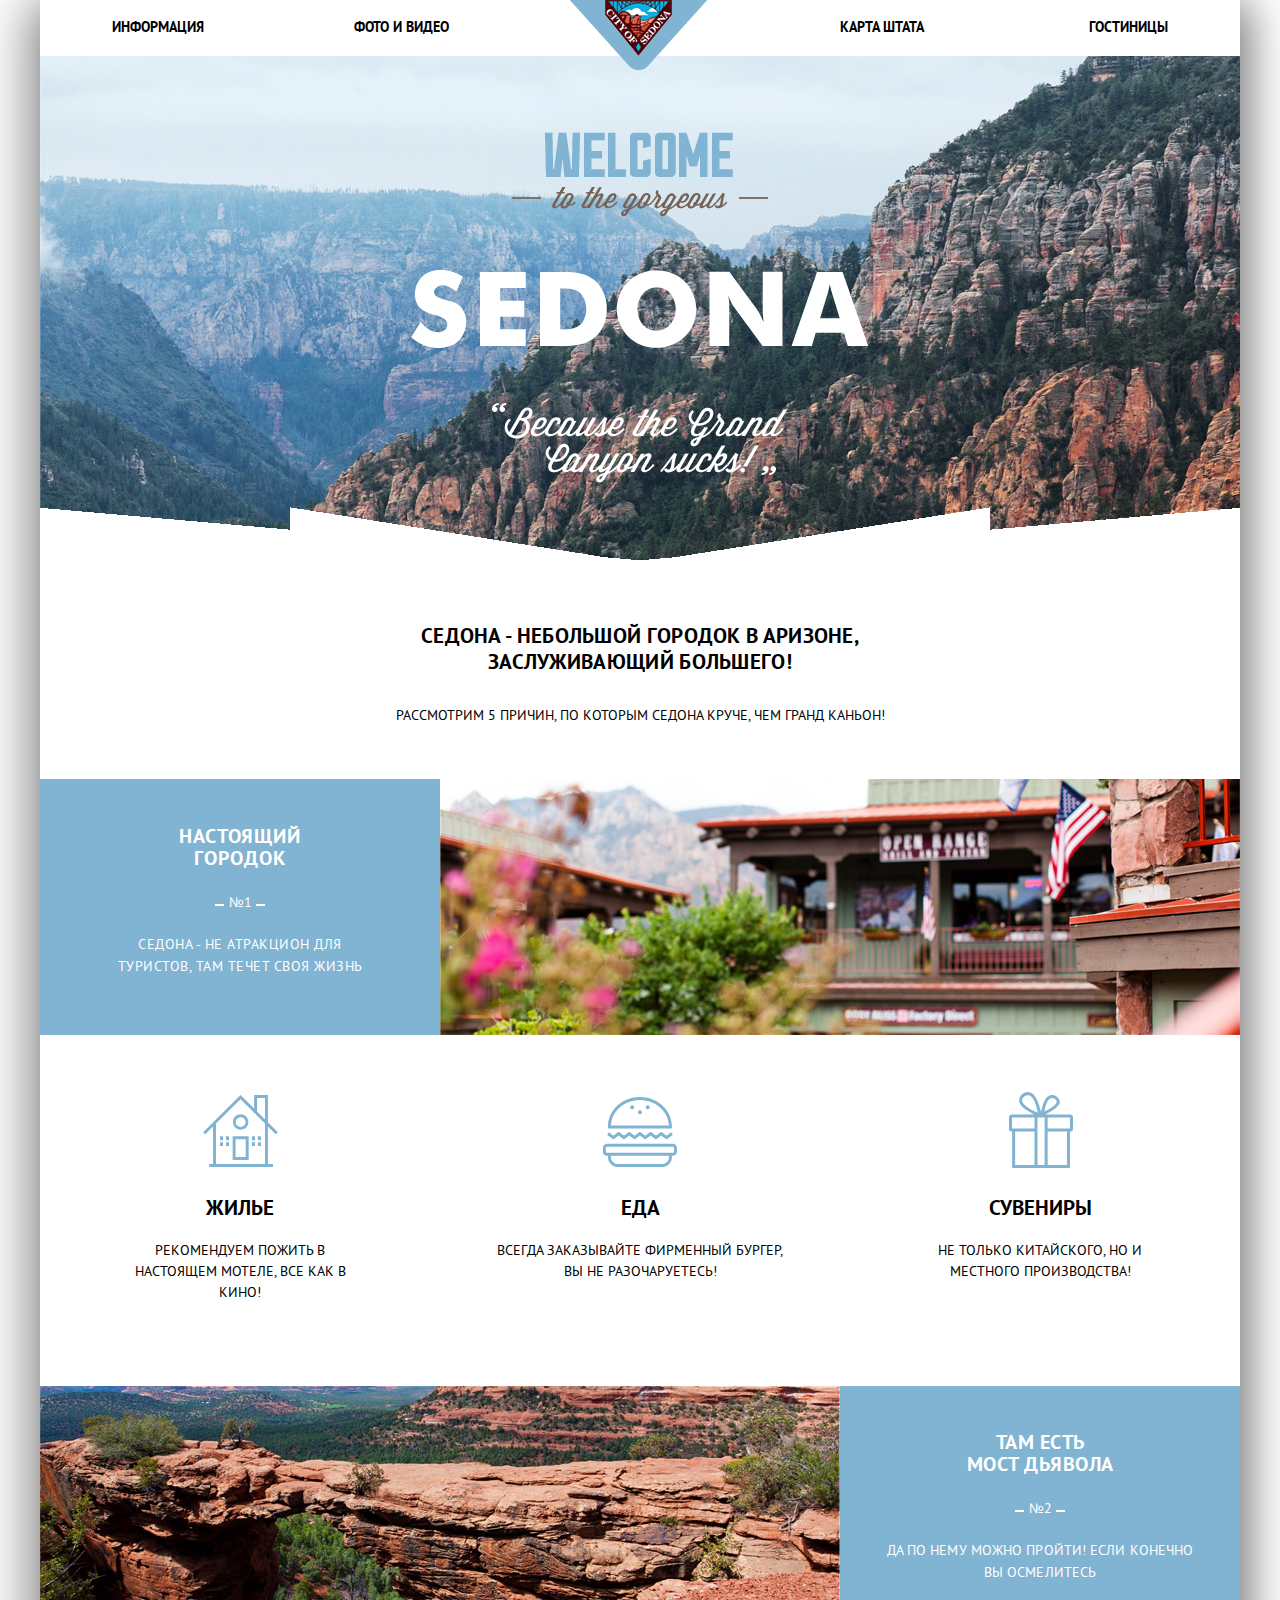
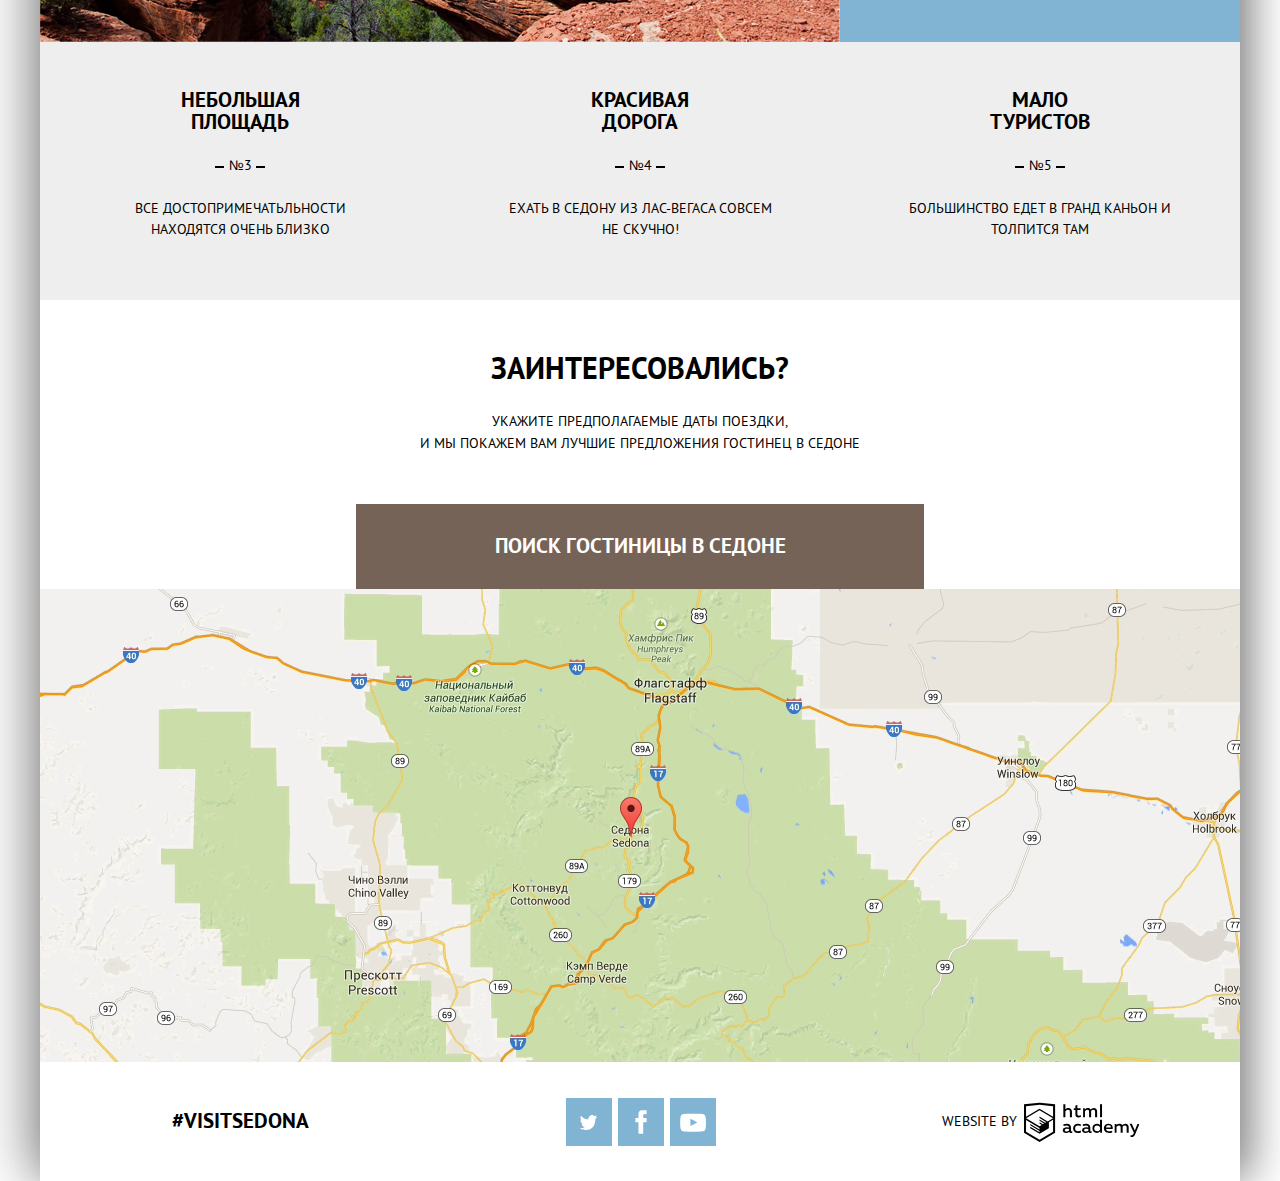
<file: index.html>
<!DOCTYPE html>
<html lang="en">
<head>
	<meta charset="UTF-8">
	<title>Кулешов А.В.: SEDONA</title>
	<link rel="stylesheet" type="text/css" href="css/normalize.css">
	<link rel="stylesheet" href="css/style.min.css">
</head>
<body>
	<div class="container index-page">
		<header>
			<h1 class="visually-hidden">Навигация по сайту</h1>
			<ul class="header-navigation">
				<li><a href="https://vk.com/kuleshovaleksei">Информация</a></li>
				<li><a href="#">Фото и видео</a></li>
				<li><a class="logo-sedona"></a></li>
				<li><a href="#">Карта штата</a></li>
				<li><a href="hotels.html">Гостиницы</a></li>
			</ul>
		</header>
		<main>
			<section class="hello-sedona">
				<h1 class="visually-hidden">Виды гор Sedona</h1>
				<ul class="hello-sedona-letter">
					<li><span class="visually-hidden">Welcom</span></li>
					<li><span class="visually-hidden">to the gorgeous</span></li>
					<li><span class="visually-hidden">Sedona</span></li>
					<li><span class="visually-hidden">"Because the Grand Canyon sucks!"</span></li>
				</ul>
				<div class="gradient-back-first">
					<div class="gradient-back-two"></div>
				</div>
				<div class="back">
					<h3>Седона - небольшой городок в аризоне, заслуживающий большего!</h3>
					<p>Рассмотрим 5 причин, по которым седона круче, чем гранд каньон!</p>
				</div>
			</section>
			<section>
				<h2 class="visually-hidden">Необходимое для туристов</h2>
				<ul class="insity">
					<li class="insity-section">
						<ul class="insity-one-block">
							<li>Настоящий городок</li>
							<li>№1</li>
							<li>Седона - не атракцион для туристов, там течет своя жизнь</li>
						</ul>
						<div class="insity-two-block">
							<img src="img/sity.jpg" width="800" height="256" alt="Вид города">
						</div>
					</li>
					<li class="insity-convenience">
						<h3>Жилье</h3>
						<p class="convenience-one">Рекомендуем пожить в настоящем мотеле, все как в кино!</p>
					</li>
					<li class="insity-convenience">
						<h3>Еда</h3>
						<p class="convenience-two">Всегда заказывайте фирменный бургер, вы не разочаруетесь!</p>
					</li>
					<li class="insity-convenience">
						<h3>Сувениры</h3>
						<p class="convenience-tree">Не только китайского, но и местного производства!</p>
					</li>
				</ul>
				<ul class="inthesity">
					<li class="inthesity-section">
						<div class="inthesity-two-block">
							<img src="img/mountain.jpg" width="800" height="256" alt="Вид гор">
						</div>
						<ul class="inthesity-one-block">
						 	<li>Там есть<br> мост дьявола</li>
							<li>№2</li>
							<li>Да по нему можно пройти! Если конечно вы осмелитесь</li>
						</ul>
					</li>
					<li class="inthesity-convenience">
						<ul class="inthesity-block">
							<li>Небольшая площадь</li>
							<li class="inthesity-number">№3</li>
							<li>Все достопримечатьльности находятся очень близко</li>
						</ul>
					</li>
					<li class="inthesity-convenience">
						<ul class="inthesity-block">
							<li>Красивая дорога</li>
							<li class="inthesity-number">№4</li>
							<li>Ехать в седону из лас-вегаса совсем не скучно!</li>
						</ul>
					</li>
					<li class="inthesity-convenience">
						<ul class="inthesity-block">
							<li>Мало туристов</li>
							<li class="inthesity-number">№5</li>
							<li>Большинство едет в гранд каньон и толпится там</li>
						</ul>
					</li>
				</ul>
			</section>
			<section class="to-an-order-form">
				<h2 class="visually-hidden">Посик и расположение на карте</h2>
				<h3>Заинтересовались?</h3>
				<p>Укажите предполагаемые даты поездки,<br> и мы покажем вам лучшие предложения гостинец в седоне</p>
				<div class="place">
					<button class="to-an-order-form-button">Поиск гостиницы в седоне</button>
					<div class="modal form-sedona-order">
						<h1 class="visually-hidden">Форма поиска гостиницы</h1>
						<form action="https://echo.htmlacademy.ru" method="post">
							<p>
								<label class="form-label" for="arrival-id">Дата заезда:
									<svg class="input-svg" xmlns="http://www.w3.org/2000/svg" width="22px" height="22px" viewBox="0 0 21 22">
										<g>
											<path fill="#cacaca" d="M19.251,2.025h-2.845V0.648c0-0.381-0.294-0.689-0.656-0.689c-0.363,0-0.656,0.308-0.656,0.689v1.377h-3.938V0.648 c0-0.381-0.294-0.689-0.655-0.689c-0.363,0-0.657,0.308-0.657,0.689v1.377H5.906V0.648c0-0.381-0.294-0.689-0.656-0.689 									c-0.363,0-0.657,0.308-0.657,0.689v1.377H1.75C0.784,2.025,0,2.847,0,3.862v16.302C0,21.179,0.784,22,1.75,22h17.501										C20.217,22,21,21.179,21,20.164V3.862C21,2.847,20.217,2.025,19.251,2.025z M19.688,20.164c0,0.253-0.195,0.459-0.437,0.459H1.75		c-0.241,0-0.438-0.206-0.438-0.459V3.862c0-0.253,0.196-0.459,0.438-0.459h2.844v1.378c0,0.381,0.294,0.689,0.657,0.689		c0.362,0,0.656-0.308,0.656-0.689V3.403h3.938v1.378c0,0.381,0.294,0.689,0.657,0.689c0.361,0,0.655-0.308,0.655-0.689V3.403h3.938		v1.378c0,0.381,0.293,0.689,0.656,0.689c0.362,0,0.656-0.308,0.656-0.689V3.403h2.845c0.241,0,0.437,0.206,0.437,0.459V20.164z"/>
											<rect x="4.594" y="8.225" fill="#cacaca"  width="2.625" height="2.066"/>
											<rect x="4.594" y="11.668" fill="#cacaca"  width="2.625" height="2.067"/>
											<rect x="4.594" y="15.112" fill="#cacaca" width="2.625" height="2.066"/>
											<rect x="9.188" y="15.112" fill="#cacaca" width="2.625" height="2.066"/>
											<rect x="9.188" y="11.668" fill="#cacaca" width="2.625" height="2.067"/>
											<rect x="9.188" y="8.225" fill="#cacaca" width="2.625" height="2.066"/>
											<rect x="13.781" y="15.112" fill="#cacaca" width="2.625" height="2.066"/>
											<rect x="13.781" y="11.668" fill="#cacaca"  width="2.625" height="2.067"/>
											<rect x="13.781" y="8.225" fill="#cacaca" width="2.625" height="2.066"/>
										</g>
									</svg></label>
								<input class="form-input form-input-in" type="text" name="arrival" placeholder="24 апреля 2018" id="arrival-id">
							</p>
							<p>
								<label class="form-label" for="departure-id">Дата выезда:
								<svg class="input-svg" xmlns="http://www.w3.org/2000/svg" width="22px" height="22px" viewBox="0 0 21 22">
										<g>
											<path fill="#cacaca" d="M19.251,2.025h-2.845V0.648c0-0.381-0.294-0.689-0.656-0.689c-0.363,0-0.656,0.308-0.656,0.689v1.377h-3.938V0.648 c0-0.381-0.294-0.689-0.655-0.689c-0.363,0-0.657,0.308-0.657,0.689v1.377H5.906V0.648c0-0.381-0.294-0.689-0.656-0.689 									c-0.363,0-0.657,0.308-0.657,0.689v1.377H1.75C0.784,2.025,0,2.847,0,3.862v16.302C0,21.179,0.784,22,1.75,22h17.501										C20.217,22,21,21.179,21,20.164V3.862C21,2.847,20.217,2.025,19.251,2.025z M19.688,20.164c0,0.253-0.195,0.459-0.437,0.459H1.75		c-0.241,0-0.438-0.206-0.438-0.459V3.862c0-0.253,0.196-0.459,0.438-0.459h2.844v1.378c0,0.381,0.294,0.689,0.657,0.689		c0.362,0,0.656-0.308,0.656-0.689V3.403h3.938v1.378c0,0.381,0.294,0.689,0.657,0.689c0.361,0,0.655-0.308,0.655-0.689V3.403h3.938		v1.378c0,0.381,0.293,0.689,0.656,0.689c0.362,0,0.656-0.308,0.656-0.689V3.403h2.845c0.241,0,0.437,0.206,0.437,0.459V20.164z"/>
											<rect x="4.594" y="8.225" fill="#cacaca" width="2.625" height="2.066"/>
											<rect x="4.594" y="11.668" fill="#cacaca" width="2.625" height="2.067"/>
											<rect x="4.594" y="15.112" fill="#cacaca" width="2.625" height="2.066"/>
											<rect x="9.188" y="15.112" fill="#cacaca" width="2.625" height="2.066"/>
											<rect x="9.188" y="11.668" fill="#cacaca" width="2.625" height="2.067"/>
											<rect x="9.188" y="8.225" fill="#cacaca" width="2.625" height="2.066"/>
											<rect x="13.781" y="15.112" fill="#cacaca" width="2.625" height="2.066"/>
											<rect x="13.781" y="11.668" fill="#cacaca" width="2.625" height="2.067"/>
											<rect x="13.781" y="8.225" fill="#cacaca" width="2.625" height="2.066"/>
										</g>
									</svg></label>
								<input class="form-input form-input-out" type="text" name="departure" placeholder="1 мая 2018" id="departure-id">
							</p>
							<div class="counter">
								<p>
									<label class="form-label" for="adults-id">Взрослые:</label>
									<span class="counter-button">
										<button type="button" class="left"></button>
										<input class="counter-css field fieldCount" type="text" name="adults" value="1" data-min="1" data-max="20" id="adults-id">
										<button type="button" class="right"></button>
									</span>
								</p>
								<p class="form-label-kids">
									<label class="form-label" for="kids-id">Дети:</label>
									<span class="counter-button">
										<button type="button" class="left"></button>
										<input class="counter-css field fieldCount" type="text" name="kids" value="0" data-min="0" data-max="30" id="kids-id">
										<button type="button" class="right"></button>
									</span>
								</p>
							</div>
							<button class="form-button">Найти</button>
						</form>
					</div>
				</div>
				<div class="map-sedona">
					<iframe src="https://www.google.com/maps/embed?pb=!1m18!1m12!1m3!1d26192.595046826387!2d-111.81265017009605!3d34.85435832354933!2m3!1f0!2f0!3f0!3m2!1i1024!2i768!4f13.1!3m3!1m2!1s0x872da132f942b00d%3A0x5548c523fa6c8efd!2z0KHQtdC00L7QvdCwLCDQkNGA0LjQt9C-0L3QsCA4NjMzNiwg0KHQqNCQ!5e0!3m2!1sru!2sru!4v1524673575149" width="1200" height="473" frameborder="0" style="border:0" allowfullscreen></iframe>
				</div>
			</section>
		</main>
		<footer class="footer-sedona">
			<h1 class="visually-hidden">Мы в соцсетях</h1>
			<h3>#Visitsedona</h3>
			<ul class="footer-center">
				<li>
					<a class="social-button" href="#"><span class="visually-hidden">Twitter</span>
						<svg xmlns="http://www.w3.org/2000/svg" width="17px" height="15px" viewBox="0 0 17 15">
							<g>
								<g>
								<path fill="#FFFFFF" d="M10.95,0.144c1.685-0.496,2.984,0.27,3.577,1.179c0.673-0.231,1.331-0.481,2.011-0.708
								c-0.004,0.861-0.522,1.513-0.857,1.768c0.685,0.17,1.304-0.491,1.304-0.491c-0.169,1-1.006,1.788-1.563,2.024
								c-0.231,6.75-3.175,11.217-10.077,11.082c-0.522,0,0.075,0-0.446,0c-0.41,0-4.164-0.46-4.898-1.887
								c2.271,0.196,3.893-0.422,4.693-1.177c-0.96-0.3-2.679-0.477-2.979-2.95C2.064,9.09,2.279,9.212,2.905,9.103
								C1.705,8.247,0.374,7.53,0.448,5.33c0.285,0.328,1.067,0.536,1.34,0.472c-0.703-0.241-1.97-3.36-0.894-4.952
								c1.818,1.854,3.735,3.606,7.152,3.773C8.254,2.33,9.183,0.793,10.95,0.144z"/>
								</g>
							</g>
						</svg>
					</a>
				</li>
				<li>
					<a class="social-button" href="#"><span class="visually-hidden">Facebook</span>
						<svg xmlns="http://www.w3.org/2000/svg" width="32px" height="64px" viewBox="0 0 2048 2048">
							<path fill="#fff" d="M680.532 762.667l180.266 0 0 -229.334c0,-0.700394 0.0448819,-1.39016 0.132284,-2.06693 3.71457,-70.48 17.9599,-134.177 50.7945,-180.936 34.0571,-48.502 87.0095,-78.3319 167.06,-78.3319l288.683 0c8.83583,0 16.0004,7.16457 16.0004,16.0004l0 231.157c0,8.83583 -7.16457,16.0004 -16.0004,16.0004l-113.958 0c-29.3941,0 -51.4489,4.50237 -65.7556,16.3169l-10.187 -12.3118 10.187 12.3378c-0.309449,0.255118 -0.625985,0.494882 -0.947245,0.724016 -13.2614,11.5039 -20.7366,30.8386 -22.3618,60.7382l0.022441 0 0 149.705 203 0c8.83583,0 16.0004,7.16457 16.0004,16.0004l0 245.333c0,8.83583 -7.16457,16.0004 -16.0004,16.0004l-203 0 0 720.001c0,8.83583 -7.16457,16.0004 -16.0004,16.0004l-271.669 0c-8.83583,0 -16.0004,-7.16457 -16.0004,-16.0004l0 -720.001 -180.266 0c-8.83583,0 -16.0004,-7.16457 -16.0004,-16.0004l0 -245.333c0,-8.83583 7.16457,-16.0004 16.0004,-16.0004z"/>
						</svg>
					</a>
				</li>
				<li>
					<a class="social-button" href="#"><span class="visually-hidden">YouTube</span>
						<svg xmlns="http://www.w3.org/2000/svg" width="28px" height="26px" viewBox="0 0 512 512">
							<path fill="#fff" d="M260.4,449c-57.1-1.8-111.4-3.2-165.7-5.3c-11.7-0.5-23.6-2.3-35-5c-21.4-5-36.2-17.9-43.8-39c-6.1-17-8.3-34.5-9.9-52.3   C2.5,305.6,2.5,263.8,4.2,222c1-23.6,1.6-47.4,7.9-70.3c3.8-13.7,8.4-27.1,19.5-37c11.7-10.5,25.4-16.8,41-17.5   c42.8-2.1,85.5-4.7,128.3-5.1c57.6-0.6,115.3,0.2,172.9,1.3c24.9,0.5,50,1.8,74.7,5c22.6,3,39.5,15.6,48.5,37.6   c6.9,16.9,9.5,34.6,11,52.6c3.9,45.1,4,90.2,1.8,135.3c-1.1,22.9-2.2,45.9-8.7,68.2c-7.4,25.6-23.1,42.5-49.3,48.3   c-10.2,2.2-20.8,3-31.2,3.4C366.2,445.7,311.9,447.4,260.4,449z M205.1,335.3c45.6-23.6,90.7-47,136.7-70.9   c-45.9-24-91-47.5-136.7-71.4C205.1,240.7,205.1,287.6,205.1,335.3z"/>
						</svg>
					</a>
				</li>
			</ul>
			<ul class="footer-right">
				<li>Website by</li>
				<li>
					<a class="social-academy" href="https://htmlacademy.ru/profile/kuleshovaleksei"><span class="visually-hidden">Разработано в секретном бюро Санкт-Петербурга по адресу: Литейный 50 ! : )</span>
						<svg id="Layer_1" data-name="Layer 1" xmlns="http://www.w3.org/2000/svg" width="115px" height="41px" viewBox="0 0 113 39">
							<path d="M401.93,351.51a2.07,2.07,0,0,0,.58-0.11v1.4a3.41,3.41,0,0,1-1.24.22,1.75,1.75,0,0,1-1.75-1,5.08,5.08,0,0,1-3.3,1.13c-1.59,0-3.06-.87-3.06-2.68,0-2.24,2.08-2.93,3.9-2.93a11.63,11.63,0,0,1,2.28.26v-0.31c0-1.09-.8-1.86-2.3-1.86a7.79,7.79,0,0,0-3.15.67v-1.79a10.72,10.72,0,0,1,3.35-.58c2.48,0,4,1.18,4,3.83v3.14A0.57,0.57,0,0,0,401.93,351.51Zm-6.76-1.19a1.42,1.42,0,0,0,1.64,1.29,3.56,3.56,0,0,0,2.53-1V349.1a10.21,10.21,0,0,0-1.9-.22C396.34,348.89,395.17,349.23,395.17,350.33Z" transform="translate(-355.09 -323.29)" fill="#000"/>
							<path d="M408.15,343.91a5.29,5.29,0,0,1,2.7.67v1.79a4.28,4.28,0,0,0-2.42-.73,2.89,2.89,0,1,0,0,5.76,5.26,5.26,0,0,0,2.55-.67v1.8a6.58,6.58,0,0,1-2.9.6,4.42,4.42,0,0,1-4.72-4.54A4.54,4.54,0,0,1,408.15,343.91Z" transform="translate(-355.09 -323.29)" fill="#000"/>
							<path d="M420.93,351.51a2.07,2.07,0,0,0,.58-0.11v1.4a3.41,3.41,0,0,1-1.24.22,1.75,1.75,0,0,1-1.75-1,5.08,5.08,0,0,1-3.3,1.13c-1.59,0-3.06-.87-3.06-2.68,0-2.24,2.08-2.93,3.9-2.93a11.63,11.63,0,0,1,2.28.26v-0.31c0-1.09-.8-1.86-2.3-1.86a7.79,7.79,0,0,0-3.15.67v-1.79a10.72,10.72,0,0,1,3.35-.58c2.48,0,4,1.18,4,3.83v3.14A0.57,0.57,0,0,0,420.93,351.51Zm-6.76-1.19a1.42,1.42,0,0,0,1.64,1.29,3.56,3.56,0,0,0,2.53-1V349.1a10.21,10.21,0,0,0-1.9-.22C415.33,348.89,414.17,349.23,414.17,350.33Z" transform="translate(-355.09 -323.29)" fill="#000"/>
							<path d="M431.76,340.14V352.9H430v-1.39a4.07,4.07,0,0,1-3.35,1.62,4.62,4.62,0,0,1,0-9.22,4,4,0,0,1,3.15,1.37v-5.14h2ZM427,345.62a2.9,2.9,0,0,0,0,5.8,3,3,0,0,0,2.79-1.84v-2.13A3.06,3.06,0,0,0,427,345.62Z" transform="translate(-355.09 -323.29)" fill="#000"/>
							<path d="M438.08,343.91c3.48,0,4.68,2.81,4.12,5.34h-6.58c0.22,1.57,1.75,2.22,3.35,2.22a6.41,6.41,0,0,0,2.77-.62v1.68a7.5,7.5,0,0,1-3.14.6c-2.68,0-5-1.53-5-4.61A4.39,4.39,0,0,1,438.08,343.91Zm0.09,1.62a2.39,2.39,0,0,0-2.57,2.26h4.85A2.06,2.06,0,0,0,438.17,345.53Z" transform="translate(-355.09 -323.29)" fill="#000"/>
							<path d="M444.19,352.9v-8.75h1.73v1.09a4,4,0,0,1,2.92-1.33,3,3,0,0,1,2.73,1.4,4.33,4.33,0,0,1,3.06-1.4,3.21,3.21,0,0,1,3.32,3.52v5.47h-2v-5.41a1.67,1.67,0,0,0-1.73-1.84,2.94,2.94,0,0,0-2.17,1.18c0,0.2,0,.4,0,0.6v5.47h-2v-5.41a1.67,1.67,0,0,0-1.73-1.84,3.11,3.11,0,0,0-2.32,1.35v5.91h-2Z" transform="translate(-355.09 -323.29)" fill="#000"/>
							<path d="M466.56,344.15h2l-4.1,9.93c-0.95,2.28-2.19,3-3.52,3a5,5,0,0,1-1.15-.15v-1.66a3,3,0,0,0,.89.13c0.95,0,1.66-.67,2.17-2l0.18-.44-4.16-8.82H461l3,6.6Z" transform="translate(-355.09 -323.29)" fill="#000"/>
							<path d="M395.75,324.82v5a4,4,0,0,1,2.83-1.2,3.41,3.41,0,0,1,3.61,3.57v5.41h-2v-5.16a1.9,1.9,0,0,0-2-2.1,3.08,3.08,0,0,0-2.44,1.46v5.8h-2V324.82h2Z" transform="translate(-355.09 -323.29)" fill="#000"/>
							<path d="M407.52,325.71v3.12h3.17v1.71h-3.17v4c0,1.15.53,1.53,1.66,1.53a4.71,4.71,0,0,0,1.77-.35v1.68a7.14,7.14,0,0,1-2.35.38,2.68,2.68,0,0,1-3-2.88v-4.38H404v-1.71h1.57v-2.64Z" transform="translate(-355.09 -323.29)" fill="#000"/>
							<path d="M413.19,337.58v-8.75h1.73v1.09a4,4,0,0,1,2.92-1.33,3,3,0,0,1,2.73,1.4,4.33,4.33,0,0,1,3.06-1.4,3.21,3.21,0,0,1,3.32,3.52v5.47h-2v-5.41a1.67,1.67,0,0,0-1.73-1.84,2.94,2.94,0,0,0-2.17,1.18c0,0.2,0,.4,0,0.6v5.47h-2v-5.41a1.67,1.67,0,0,0-1.73-1.84,3.11,3.11,0,0,0-2.32,1.35v5.91h-2Z" transform="translate(-355.09 -323.29)" fill="#000"/>
							<rect x="74.72" y="1.52" width="1.95" height="12.76" fill="#000"/>
							<path d="M370.53,323.31l-0.16,0-15.28,1.6v28L370.37,362l15.28-9.09v-28Zm13.12,28.45-13.28,7.9-13.28-7.9V340.28l13.22,7.87,0,1.43-9.07-5.4v1.38l9.11,5.47,0,1.46-9.1-5.42v1.38l9.11,5.47h0l9.19-5.5v-1.39h0v-4.52l4.1-2.45v11.67Zm0-13.16L380,340.74h0l-1.68,1-8-4.76v1.38l6.84,4.07-0.06,0-0.15.09-1,.57-5.64-3.36v1.38l4.45,2.65-1.05.7,0,0-3.36-2v1.38l2.21,1.3-2.25,1.35-13.16-7.82,13.17-7.92h0Zm0-1.39-13.35-7.87h0l-13.2,7.86v-10.5l13.28-1.39,13.28,1.39v10.51Z" transform="translate(-355.09 -323.29)" fill="#000"/>
						</svg>
					</a>
				</li>
			</ul>
		</footer>
	</div>
	<div class="modal modal-overlay"></div>
	<script src="js/popup-sedona.min.js"></script>
</body>
</html>
</file>
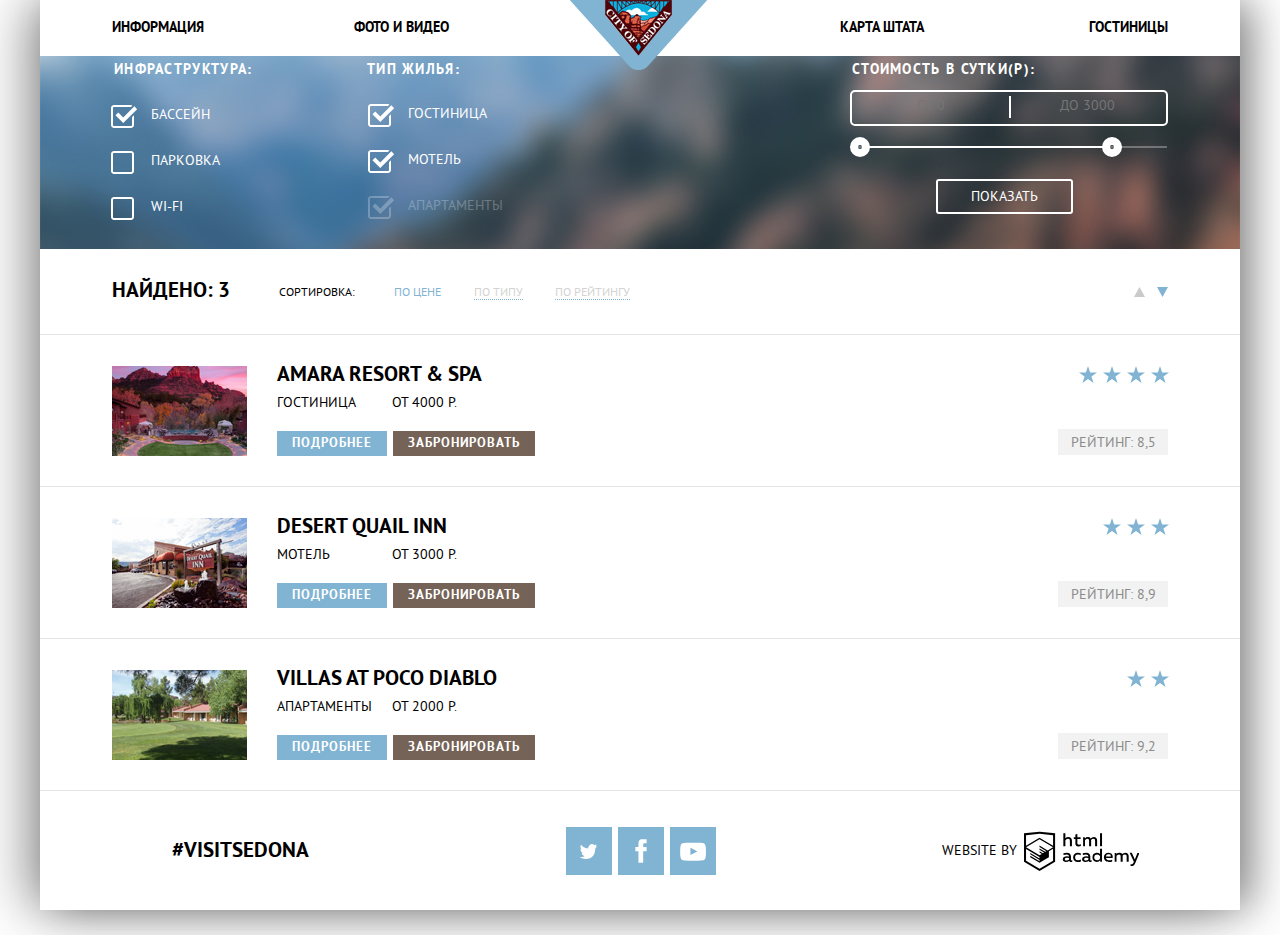
<file: hotels.html>
<!DOCTYPE html>
<html lang="en">
<head>
	<meta charset="UTF-8">
	<title>Кулешов А.В.</title>
	<link rel="stylesheet" type="text/css" href="css/normalize.css">
	<link rel="stylesheet" href="css/style.min.css">
</head>
<body>
	<div class="container hotels-page">
		<header>
			<h1 class="visually-hidden">Навигация по сайту</h1>
			<ul class="header-navigation">
				<li><a href="index.html">Информация</a></li>
				<li><a href="#">Фото и видео</a></li>
				<li><a class="logo-sedona" href="index.html"></a></li>
				<li><a href="#">Карта штата</a></li>
				<li><a>Гостиницы</a></li>
			</ul>
		</header>
		<main>
			<section class="filter-infrastructure-housing-search">
				<h1 class="visually-hidden">Подбор жилья с удобствами по вашему корману</h1>
				<form class="filter-hotels-sedona">
					<fieldset class="filter-hotels-sedona-one-block">
						<legend>Инфраструктура:</legend>
						<ul class="filter-infrastructure">
							<li><input class="visually-hidden filter-input-checkbox" type="checkbox" name="pool" id="infrastructure-pool" checked><label for="infrastructure-pool">Бассейн</label></li>
							<li><input class="visually-hidden filter-input-checkbox" type="checkbox" name="parking" id="infrastructure-parking"><label for="infrastructure-parking">Парковка</label></li>
							<li><input class="visually-hidden filter-input-checkbox" type="checkbox" name="wi-fi" id="infrastructure-wi-fi"><label for="infrastructure-wi-fi">Wi-Fi</label></li>
						</ul>
					</fieldset>
					<fieldset class="filter-hotels-sedona-two-block">
						<legend>Тип жилья:</legend>
						<ul class="filter-housing">
							<li><input class="visually-hidden filter-input-checkbox" type="checkbox" name="hotel" id="housing-hotel" checked><label for="housing-hotel">Гостиница</label></li>
							<li><input class="visually-hidden filter-input-checkbox" type="checkbox" name="motel" id="housing-motel" checked><label for="housing-motel">Мотель</label></li>
							<li><input class="visually-hidden filter-input-checkbox" type="checkbox" name="apartments" id="housing-apartments" checked disabled><label for="housing-apartments">Апартаменты</label></li>
						</ul>
					</fieldset>
					<fieldset class="filter-hotels-sedona-three-block">
                    	<legend>Стоимость в сутки(Р):</legend>
                    	<ul class="filter-search-hotels">
                        	<li class="range-filter">
                           		<div class="price-controls">
                                	<input class="min-price" type="text" placeholder="от 0">
                                	<input class="max-price" type="text" placeholder="до 3000">
                            	</div>
                            	<div class="range-controls">
                                	<div class="scale">
                                   	<div class="bar"></div>
                                	</div>
                                	<div class="toggle min-toggle"></div>
                                	<div class="toggle max-toggle"></div>
                            	</div>
                        	</li>
                    	</ul>
                	</fieldset>
                	<button type="submit" class="hotels-button">Показать</button>
				</form>
			</section>
			<section>
				<h1 class="visually-hidden">Найденное жилье</h1>
				<div class="sorting-of-found">
					<h3>Найдено: 3</h3>
					<ul class="sorting-price-according-rating">
						<li>Сортировка:</li>
						<li><a class="current">По цене</a></li>
						<li><a class="active-sort" href="#">По типу</a></li>
						<li><a class="active-sort" href="#">По рейтингу</a></li>
					</ul>
					<ul class="up-down">
						<li><a href="#"><span class="visually-hidden">Вверх</span>
							<svg xmlns="http://www.w3.org/2000/svg" width="11px" height="10px">
								<polygon fill="#cacaca" points="5.5,0 0,10 11,10 "/>
							</svg>
						</a></li>
						<li><a><span class="visually-hidden">Вниз</span>
							<svg xmlns="http://www.w3.org/2000/svg" width="11px" height="10px">
								<polyline fill="#81b3d2" points="5.5,10 0,0 11,0 "/>
							</svg>
						</a></li>
					</ul>
				</div>
				<ul class="hotel-cards">
					<li class="card-reservation">
						<img src="img/amara.jpg" width="135" height="90" alt="Гостиница с видом на горы">
						<div class="card-reservation-col">
							<h3>Amara Resort & Spa</h3>
							<ul class="reservation-title">
								<li>Гостиница</li>
								<li>от 4000 р.</li>
							</ul>
							<ul class="reservation-button">
								<li><button class="buton-left">Подробнее</button></li>
								<li><button class="button-right">Забронировать</button></li>
							</ul>
						</div>
						<ul class="rating-stars">
							<li>
								<ul class="stars">
									<li><span class="visually-hidden">Первая звезда</span></li>
									<li><span class="visually-hidden">Вторая звезда</span></li>
									<li><span class="visually-hidden">Третья звезда</span></li>
									<li><span class="visually-hidden">Четвертая звезда</span></li>
								</ul>
							</li>
							<li>Рейтинг: 8,5</li>
						</ul>
					</li>
					<li class="card-reservation">
						<img src="img/desert.jpg" width="135" height="90" alt="Гостиница у дороги">
						<div class="card-reservation-col">
							<h3>Desert quail inn</h3>
							<ul class="reservation-title">
								<li>Мотель</li>
								<li>от 3000 р.</li>
							</ul>
							<ul class="reservation-button">
								<li><button class="buton-left">Подробнее</button></li>
								<li><button class="button-right">Забронировать</button></li>
							</ul>
						</div>
						<ul class="rating-stars">
							<li>
								<ul class="stars">
									<li><span class="visually-hidden">Первая звезда</span></li>
									<li><span class="visually-hidden">Вторая звезда</span></li>
									<li><span class="visually-hidden">Третья звезда</span></li>
								</ul>
							</li>
							<li>Рейтинг: 8,9</li>
						</ul>
					</li>
					<li class="card-reservation">
						<img src="img/villas.jpg" width="135" height="90" alt="Гостиница на равнине">
						<div class="card-reservation-col">
							<h3>Villas at poco Diablo</h3>
							<ul class="reservation-title">
								<li>Апартаменты</li>
								<li>от 2000 р.</li>
							</ul>
							<ul class="reservation-button">
								<li><button class="buton-left">Подробнее</button></li>
								<li><button class="button-right">Забронировать</button></li>
							</ul>
						</div>
						<ul class="rating-stars">
							<li>
								<ul class="stars">
									<li><span class="visually-hidden">Первая звезда</span></li>
									<li><span class="visually-hidden">Вторая звезда</span></li>
								</ul>
							</li>
							<li>Рейтинг: 9,2</li>
						</ul>
					</li>
				</ul>
			</section>
		</main>
		<footer class="footer-sedona">
			<h1 class="visually-hidden">Мы в соцсетях</h1>
			<h3>#Visitsedona</h3>
			<ul class="footer-center">
				<li>
					<a class="social-button" href="#"><span class="visually-hidden">Twitter</span>
						<svg xmlns="http://www.w3.org/2000/svg" width="17px" height="15px" viewBox="0 0 17 15">
							<g>
								<g>
								<path fill="#FFFFFF" d="M10.95,0.144c1.685-0.496,2.984,0.27,3.577,1.179c0.673-0.231,1.331-0.481,2.011-0.708
								c-0.004,0.861-0.522,1.513-0.857,1.768c0.685,0.17,1.304-0.491,1.304-0.491c-0.169,1-1.006,1.788-1.563,2.024
								c-0.231,6.75-3.175,11.217-10.077,11.082c-0.522,0,0.075,0-0.446,0c-0.41,0-4.164-0.46-4.898-1.887
								c2.271,0.196,3.893-0.422,4.693-1.177c-0.96-0.3-2.679-0.477-2.979-2.95C2.064,9.09,2.279,9.212,2.905,9.103
								C1.705,8.247,0.374,7.53,0.448,5.33c0.285,0.328,1.067,0.536,1.34,0.472c-0.703-0.241-1.97-3.36-0.894-4.952
								c1.818,1.854,3.735,3.606,7.152,3.773C8.254,2.33,9.183,0.793,10.95,0.144z"/>
								</g>
							</g>
						</svg>
					</a>
				</li>
				<li>
					<a class="social-button" href="#"><span class="visually-hidden">Facebook</span>
						<svg xmlns="http://www.w3.org/2000/svg" width="32px" height="64px" viewBox="0 0 2048 2048">
							<path fill="#fff" d="M680.532 762.667l180.266 0 0 -229.334c0,-0.700394 0.0448819,-1.39016 0.132284,-2.06693 3.71457,-70.48 17.9599,-134.177 50.7945,-180.936 34.0571,-48.502 87.0095,-78.3319 167.06,-78.3319l288.683 0c8.83583,0 16.0004,7.16457 16.0004,16.0004l0 231.157c0,8.83583 -7.16457,16.0004 -16.0004,16.0004l-113.958 0c-29.3941,0 -51.4489,4.50237 -65.7556,16.3169l-10.187 -12.3118 10.187 12.3378c-0.309449,0.255118 -0.625985,0.494882 -0.947245,0.724016 -13.2614,11.5039 -20.7366,30.8386 -22.3618,60.7382l0.022441 0 0 149.705 203 0c8.83583,0 16.0004,7.16457 16.0004,16.0004l0 245.333c0,8.83583 -7.16457,16.0004 -16.0004,16.0004l-203 0 0 720.001c0,8.83583 -7.16457,16.0004 -16.0004,16.0004l-271.669 0c-8.83583,0 -16.0004,-7.16457 -16.0004,-16.0004l0 -720.001 -180.266 0c-8.83583,0 -16.0004,-7.16457 -16.0004,-16.0004l0 -245.333c0,-8.83583 7.16457,-16.0004 16.0004,-16.0004z"/>
						</svg>
					</a>
				</li>
				<li>
					<a class="social-button" href="#"><span class="visually-hidden">YouTube</span>
						<svg xmlns="http://www.w3.org/2000/svg" width="28px" height="26px" viewBox="0 0 512 512">
							<path fill="#fff" d="M260.4,449c-57.1-1.8-111.4-3.2-165.7-5.3c-11.7-0.5-23.6-2.3-35-5c-21.4-5-36.2-17.9-43.8-39c-6.1-17-8.3-34.5-9.9-52.3   C2.5,305.6,2.5,263.8,4.2,222c1-23.6,1.6-47.4,7.9-70.3c3.8-13.7,8.4-27.1,19.5-37c11.7-10.5,25.4-16.8,41-17.5   c42.8-2.1,85.5-4.7,128.3-5.1c57.6-0.6,115.3,0.2,172.9,1.3c24.9,0.5,50,1.8,74.7,5c22.6,3,39.5,15.6,48.5,37.6   c6.9,16.9,9.5,34.6,11,52.6c3.9,45.1,4,90.2,1.8,135.3c-1.1,22.9-2.2,45.9-8.7,68.2c-7.4,25.6-23.1,42.5-49.3,48.3   c-10.2,2.2-20.8,3-31.2,3.4C366.2,445.7,311.9,447.4,260.4,449z M205.1,335.3c45.6-23.6,90.7-47,136.7-70.9   c-45.9-24-91-47.5-136.7-71.4C205.1,240.7,205.1,287.6,205.1,335.3z"/>
						</svg>
					</a>
				</li>
			</ul>
			<ul class="footer-right">
				<li>Website by</li>
				<li>
					<a class="social-academy" href="#"><span class="visually-hidden">Разработано в секретном бюро Санкт-Петербурга по адресу: Литейный 50 ! : )</span>
						<svg id="Layer_1" data-name="Layer 1" xmlns="http://www.w3.org/2000/svg" width="115px" height="41px" viewBox="0 0 113 39">
							<path d="M401.93,351.51a2.07,2.07,0,0,0,.58-0.11v1.4a3.41,3.41,0,0,1-1.24.22,1.75,1.75,0,0,1-1.75-1,5.08,5.08,0,0,1-3.3,1.13c-1.59,0-3.06-.87-3.06-2.68,0-2.24,2.08-2.93,3.9-2.93a11.63,11.63,0,0,1,2.28.26v-0.31c0-1.09-.8-1.86-2.3-1.86a7.79,7.79,0,0,0-3.15.67v-1.79a10.72,10.72,0,0,1,3.35-.58c2.48,0,4,1.18,4,3.83v3.14A0.57,0.57,0,0,0,401.93,351.51Zm-6.76-1.19a1.42,1.42,0,0,0,1.64,1.29,3.56,3.56,0,0,0,2.53-1V349.1a10.21,10.21,0,0,0-1.9-.22C396.34,348.89,395.17,349.23,395.17,350.33Z" transform="translate(-355.09 -323.29)" fill="#000"/>
							<path d="M408.15,343.91a5.29,5.29,0,0,1,2.7.67v1.79a4.28,4.28,0,0,0-2.42-.73,2.89,2.89,0,1,0,0,5.76,5.26,5.26,0,0,0,2.55-.67v1.8a6.58,6.58,0,0,1-2.9.6,4.42,4.42,0,0,1-4.72-4.54A4.54,4.54,0,0,1,408.15,343.91Z" transform="translate(-355.09 -323.29)" fill="#000"/>
							<path d="M420.93,351.51a2.07,2.07,0,0,0,.58-0.11v1.4a3.41,3.41,0,0,1-1.24.22,1.75,1.75,0,0,1-1.75-1,5.08,5.08,0,0,1-3.3,1.13c-1.59,0-3.06-.87-3.06-2.68,0-2.24,2.08-2.93,3.9-2.93a11.63,11.63,0,0,1,2.28.26v-0.31c0-1.09-.8-1.86-2.3-1.86a7.79,7.79,0,0,0-3.15.67v-1.79a10.72,10.72,0,0,1,3.35-.58c2.48,0,4,1.18,4,3.83v3.14A0.57,0.57,0,0,0,420.93,351.51Zm-6.76-1.19a1.42,1.42,0,0,0,1.64,1.29,3.56,3.56,0,0,0,2.53-1V349.1a10.21,10.21,0,0,0-1.9-.22C415.33,348.89,414.17,349.23,414.17,350.33Z" transform="translate(-355.09 -323.29)" fill="#000"/>
							<path d="M431.76,340.14V352.9H430v-1.39a4.07,4.07,0,0,1-3.35,1.62,4.62,4.62,0,0,1,0-9.22,4,4,0,0,1,3.15,1.37v-5.14h2ZM427,345.62a2.9,2.9,0,0,0,0,5.8,3,3,0,0,0,2.79-1.84v-2.13A3.06,3.06,0,0,0,427,345.62Z" transform="translate(-355.09 -323.29)" fill="#000"/>
							<path d="M438.08,343.91c3.48,0,4.68,2.81,4.12,5.34h-6.58c0.22,1.57,1.75,2.22,3.35,2.22a6.41,6.41,0,0,0,2.77-.62v1.68a7.5,7.5,0,0,1-3.14.6c-2.68,0-5-1.53-5-4.61A4.39,4.39,0,0,1,438.08,343.91Zm0.09,1.62a2.39,2.39,0,0,0-2.57,2.26h4.85A2.06,2.06,0,0,0,438.17,345.53Z" transform="translate(-355.09 -323.29)" fill="#000"/>
							<path d="M444.19,352.9v-8.75h1.73v1.09a4,4,0,0,1,2.92-1.33,3,3,0,0,1,2.73,1.4,4.33,4.33,0,0,1,3.06-1.4,3.21,3.21,0,0,1,3.32,3.52v5.47h-2v-5.41a1.67,1.67,0,0,0-1.73-1.84,2.94,2.94,0,0,0-2.17,1.18c0,0.2,0,.4,0,0.6v5.47h-2v-5.41a1.67,1.67,0,0,0-1.73-1.84,3.11,3.11,0,0,0-2.32,1.35v5.91h-2Z" transform="translate(-355.09 -323.29)" fill="#000"/>
							<path d="M466.56,344.15h2l-4.1,9.93c-0.95,2.28-2.19,3-3.52,3a5,5,0,0,1-1.15-.15v-1.66a3,3,0,0,0,.89.13c0.95,0,1.66-.67,2.17-2l0.18-.44-4.16-8.82H461l3,6.6Z" transform="translate(-355.09 -323.29)" fill="#000"/>
							<path d="M395.75,324.82v5a4,4,0,0,1,2.83-1.2,3.41,3.41,0,0,1,3.61,3.57v5.41h-2v-5.16a1.9,1.9,0,0,0-2-2.1,3.08,3.08,0,0,0-2.44,1.46v5.8h-2V324.82h2Z" transform="translate(-355.09 -323.29)" fill="#000"/>
							<path d="M407.52,325.71v3.12h3.17v1.71h-3.17v4c0,1.15.53,1.53,1.66,1.53a4.71,4.71,0,0,0,1.77-.35v1.68a7.14,7.14,0,0,1-2.35.38,2.68,2.68,0,0,1-3-2.88v-4.38H404v-1.71h1.57v-2.64Z" transform="translate(-355.09 -323.29)" fill="#000"/>
							<path d="M413.19,337.58v-8.75h1.73v1.09a4,4,0,0,1,2.92-1.33,3,3,0,0,1,2.73,1.4,4.33,4.33,0,0,1,3.06-1.4,3.21,3.21,0,0,1,3.32,3.52v5.47h-2v-5.41a1.67,1.67,0,0,0-1.73-1.84,2.94,2.94,0,0,0-2.17,1.18c0,0.2,0,.4,0,0.6v5.47h-2v-5.41a1.67,1.67,0,0,0-1.73-1.84,3.11,3.11,0,0,0-2.32,1.35v5.91h-2Z" transform="translate(-355.09 -323.29)" fill="#000"/>
							<rect x="74.72" y="1.52" width="1.95" height="12.76" fill="#000"/>
							<path d="M370.53,323.31l-0.16,0-15.28,1.6v28L370.37,362l15.28-9.09v-28Zm13.12,28.45-13.28,7.9-13.28-7.9V340.28l13.22,7.87,0,1.43-9.07-5.4v1.38l9.11,5.47,0,1.46-9.1-5.42v1.38l9.11,5.47h0l9.19-5.5v-1.39h0v-4.52l4.1-2.45v11.67Zm0-13.16L380,340.74h0l-1.68,1-8-4.76v1.38l6.84,4.07-0.06,0-0.15.09-1,.57-5.64-3.36v1.38l4.45,2.65-1.05.7,0,0-3.36-2v1.38l2.21,1.3-2.25,1.35-13.16-7.82,13.17-7.92h0Zm0-1.39-13.35-7.87h0l-13.2,7.86v-10.5l13.28-1.39,13.28,1.39v10.51Z" transform="translate(-355.09 -323.29)" fill="#000"/>
						</svg>
					</a>
				</li>
			</ul>
		</footer>
	</div>
</body>
</html>
</file>
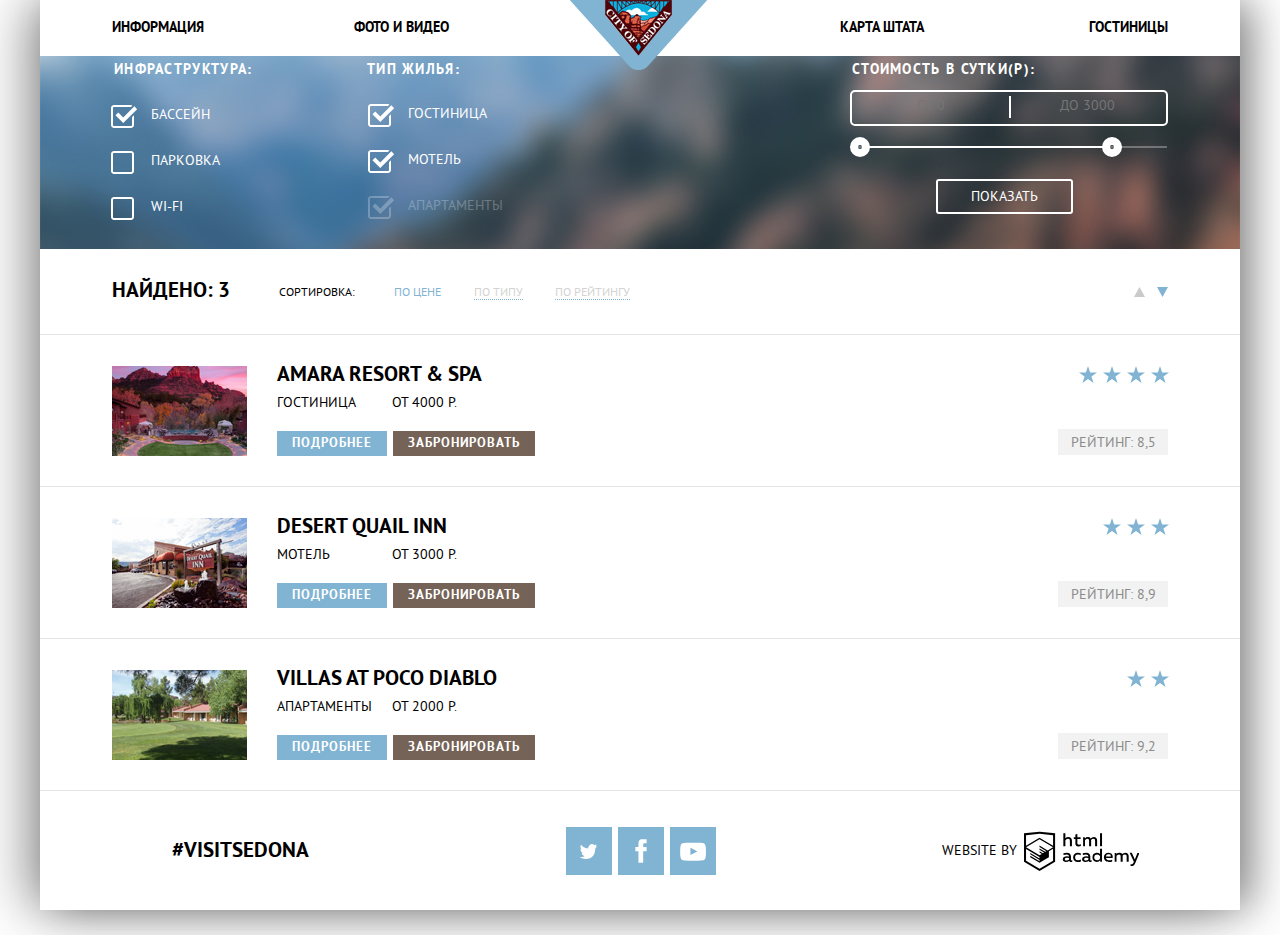
<file: hotels.min.html>
<!DOCTYPE html><html lang="en"><head><meta charset="UTF-8"><title>Кулешов А.В.</title><link rel="stylesheet" type="text/css" href="css/normalize.css"><link rel="stylesheet" href="css/style.min.css"></head><body><div class="container hotels-page"><header><h1 class="visually-hidden">Навигация по сайту</h1><ul class="header-navigation"><li><a href="index.html">Информация</a></li><li><a href="#">Фото и видео</a></li><li><a class="logo-sedona" href="index.html"></a></li><li><a href="#">Карта штата</a></li><li><a>Гостиницы</a></li></ul></header><main><section class="filter-infrastructure-housing-search"><h1 class="visually-hidden">Подбор жилья с удобствами по вашему корману</h1><form class="filter-hotels-sedona"><fieldset class="filter-hotels-sedona-one-block"><legend>Инфраструктура:</legend><ul class="filter-infrastructure"><li><input class="visually-hidden filter-input-checkbox" type="checkbox" name="pool" id="infrastructure-pool" checked="checked"><label for="infrastructure-pool">Бассейн</label></li><li><input class="visually-hidden filter-input-checkbox" type="checkbox" name="parking" id="infrastructure-parking"><label for="infrastructure-parking">Парковка</label></li><li><input class="visually-hidden filter-input-checkbox" type="checkbox" name="wi-fi" id="infrastructure-wi-fi"><label for="infrastructure-wi-fi">Wi-Fi</label></li></ul></fieldset><fieldset class="filter-hotels-sedona-two-block"><legend>Тип жилья:</legend><ul class="filter-housing"><li><input class="visually-hidden filter-input-checkbox" type="checkbox" name="hotel" id="housing-hotel" checked="checked"><label for="housing-hotel">Гостиница</label></li><li><input class="visually-hidden filter-input-checkbox" type="checkbox" name="motel" id="housing-motel" checked="checked"><label for="housing-motel">Мотель</label></li><li><input class="visually-hidden filter-input-checkbox" type="checkbox" name="apartments" id="housing-apartments" checked="checked" disabled="disabled"><label for="housing-apartments">Апартаменты</label></li></ul></fieldset><fieldset class="filter-hotels-sedona-three-block"><legend>Стоимость в сутки(Р):</legend><ul class="filter-search-hotels"><li class="range-filter"><div class="price-controls"><input class="min-price" type="text" placeholder="от 0"> <input class="max-price" type="text" placeholder="до 3000"></div><div class="range-controls"><div class="scale"><div class="bar"></div></div><div class="toggle min-toggle"></div><div class="toggle max-toggle"></div></div></li></ul></fieldset><button type="submit" class="hotels-button">Показать</button></form></section><section><h1 class="visually-hidden">Найденное жилье</h1><div class="sorting-of-found"><h3>Найдено: 3</h3><ul class="sorting-price-according-rating"><li>Сортировка:</li><li><a class="current">По цене</a></li><li><a class="active-sort" href="#">По типу</a></li><li><a class="active-sort" href="#">По рейтингу</a></li></ul><ul class="up-down"><li><a href="#"><span class="visually-hidden">Вверх</span> <svg xmlns="http://www.w3.org/2000/svg" width="11px" height="10px"><polygon fill="#cacaca" points="5.5,0 0,10 11,10 "/></svg></a></li><li><a><span class="visually-hidden">Вниз</span> <svg xmlns="http://www.w3.org/2000/svg" width="11px" height="10px"><polyline fill="#81b3d2" points="5.5,10 0,0 11,0 "/></svg></a></li></ul></div><ul class="hotel-cards"><li class="card-reservation"><img src="img/amara.jpg" width="135" height="90" alt="Гостиница с видом на горы"><div class="card-reservation-col"><h3>Amara Resort & Spa</h3><ul class="reservation-title"><li>Гостиница</li><li>от 4000 р.</li></ul><ul class="reservation-button"><li><button class="buton-left">Подробнее</button></li><li><button class="button-right">Забронировать</button></li></ul></div><ul class="rating-stars"><li><ul class="stars"><li><span class="visually-hidden">Первая звезда</span></li><li><span class="visually-hidden">Вторая звезда</span></li><li><span class="visually-hidden">Третья звезда</span></li><li><span class="visually-hidden">Четвертая звезда</span></li></ul></li><li>Рейтинг: 8,5</li></ul></li><li class="card-reservation"><img src="img/desert.jpg" width="135" height="90" alt="Гостиница у дороги"><div class="card-reservation-col"><h3>Desert quail inn</h3><ul class="reservation-title"><li>Мотель</li><li>от 3000 р.</li></ul><ul class="reservation-button"><li><button class="buton-left">Подробнее</button></li><li><button class="button-right">Забронировать</button></li></ul></div><ul class="rating-stars"><li><ul class="stars"><li><span class="visually-hidden">Первая звезда</span></li><li><span class="visually-hidden">Вторая звезда</span></li><li><span class="visually-hidden">Третья звезда</span></li></ul></li><li>Рейтинг: 8,9</li></ul></li><li class="card-reservation"><img src="img/villas.jpg" width="135" height="90" alt="Гостиница на равнине"><div class="card-reservation-col"><h3>Villas at poco Diablo</h3><ul class="reservation-title"><li>Апартаменты</li><li>от 2000 р.</li></ul><ul class="reservation-button"><li><button class="buton-left">Подробнее</button></li><li><button class="button-right">Забронировать</button></li></ul></div><ul class="rating-stars"><li><ul class="stars"><li><span class="visually-hidden">Первая звезда</span></li><li><span class="visually-hidden">Вторая звезда</span></li></ul></li><li>Рейтинг: 9,2</li></ul></li></ul></section></main><footer class="footer-sedona"><h1 class="visually-hidden">Мы в соцсетях</h1><h3>#Visitsedona</h3><ul class="footer-center"><li><a class="social-button" href="#"><span class="visually-hidden">Twitter</span> <svg xmlns="http://www.w3.org/2000/svg" width="17px" height="15px" viewBox="0 0 17 15"><g><g><path fill="#FFFFFF" d="M10.95,0.144c1.685-0.496,2.984,0.27,3.577,1.179c0.673-0.231,1.331-0.481,2.011-0.708
								c-0.004,0.861-0.522,1.513-0.857,1.768c0.685,0.17,1.304-0.491,1.304-0.491c-0.169,1-1.006,1.788-1.563,2.024
								c-0.231,6.75-3.175,11.217-10.077,11.082c-0.522,0,0.075,0-0.446,0c-0.41,0-4.164-0.46-4.898-1.887
								c2.271,0.196,3.893-0.422,4.693-1.177c-0.96-0.3-2.679-0.477-2.979-2.95C2.064,9.09,2.279,9.212,2.905,9.103
								C1.705,8.247,0.374,7.53,0.448,5.33c0.285,0.328,1.067,0.536,1.34,0.472c-0.703-0.241-1.97-3.36-0.894-4.952
								c1.818,1.854,3.735,3.606,7.152,3.773C8.254,2.33,9.183,0.793,10.95,0.144z"/></g></g></svg></a></li><li><a class="social-button" href="#"><span class="visually-hidden">Facebook</span> <svg xmlns="http://www.w3.org/2000/svg" width="32px" height="64px" viewBox="0 0 2048 2048"><path fill="#fff" d="M680.532 762.667l180.266 0 0 -229.334c0,-0.700394 0.0448819,-1.39016 0.132284,-2.06693 3.71457,-70.48 17.9599,-134.177 50.7945,-180.936 34.0571,-48.502 87.0095,-78.3319 167.06,-78.3319l288.683 0c8.83583,0 16.0004,7.16457 16.0004,16.0004l0 231.157c0,8.83583 -7.16457,16.0004 -16.0004,16.0004l-113.958 0c-29.3941,0 -51.4489,4.50237 -65.7556,16.3169l-10.187 -12.3118 10.187 12.3378c-0.309449,0.255118 -0.625985,0.494882 -0.947245,0.724016 -13.2614,11.5039 -20.7366,30.8386 -22.3618,60.7382l0.022441 0 0 149.705 203 0c8.83583,0 16.0004,7.16457 16.0004,16.0004l0 245.333c0,8.83583 -7.16457,16.0004 -16.0004,16.0004l-203 0 0 720.001c0,8.83583 -7.16457,16.0004 -16.0004,16.0004l-271.669 0c-8.83583,0 -16.0004,-7.16457 -16.0004,-16.0004l0 -720.001 -180.266 0c-8.83583,0 -16.0004,-7.16457 -16.0004,-16.0004l0 -245.333c0,-8.83583 7.16457,-16.0004 16.0004,-16.0004z"/></svg></a></li><li><a class="social-button" href="#"><span class="visually-hidden">YouTube</span> <svg xmlns="http://www.w3.org/2000/svg" width="28px" height="26px" viewBox="0 0 512 512"><path fill="#fff" d="M260.4,449c-57.1-1.8-111.4-3.2-165.7-5.3c-11.7-0.5-23.6-2.3-35-5c-21.4-5-36.2-17.9-43.8-39c-6.1-17-8.3-34.5-9.9-52.3   C2.5,305.6,2.5,263.8,4.2,222c1-23.6,1.6-47.4,7.9-70.3c3.8-13.7,8.4-27.1,19.5-37c11.7-10.5,25.4-16.8,41-17.5   c42.8-2.1,85.5-4.7,128.3-5.1c57.6-0.6,115.3,0.2,172.9,1.3c24.9,0.5,50,1.8,74.7,5c22.6,3,39.5,15.6,48.5,37.6   c6.9,16.9,9.5,34.6,11,52.6c3.9,45.1,4,90.2,1.8,135.3c-1.1,22.9-2.2,45.9-8.7,68.2c-7.4,25.6-23.1,42.5-49.3,48.3   c-10.2,2.2-20.8,3-31.2,3.4C366.2,445.7,311.9,447.4,260.4,449z M205.1,335.3c45.6-23.6,90.7-47,136.7-70.9   c-45.9-24-91-47.5-136.7-71.4C205.1,240.7,205.1,287.6,205.1,335.3z"/></svg></a></li></ul><ul class="footer-right"><li>Website by</li><li><a class="social-academy" href="#"><span class="visually-hidden">Разработано в секретном бюро Санкт-Петербурга по адресу: Литейный 50 ! : )</span> <svg id="Layer_1" data-name="Layer 1" xmlns="http://www.w3.org/2000/svg" width="115px" height="41px" viewBox="0 0 113 39"><path d="M401.93,351.51a2.07,2.07,0,0,0,.58-0.11v1.4a3.41,3.41,0,0,1-1.24.22,1.75,1.75,0,0,1-1.75-1,5.08,5.08,0,0,1-3.3,1.13c-1.59,0-3.06-.87-3.06-2.68,0-2.24,2.08-2.93,3.9-2.93a11.63,11.63,0,0,1,2.28.26v-0.31c0-1.09-.8-1.86-2.3-1.86a7.79,7.79,0,0,0-3.15.67v-1.79a10.72,10.72,0,0,1,3.35-.58c2.48,0,4,1.18,4,3.83v3.14A0.57,0.57,0,0,0,401.93,351.51Zm-6.76-1.19a1.42,1.42,0,0,0,1.64,1.29,3.56,3.56,0,0,0,2.53-1V349.1a10.21,10.21,0,0,0-1.9-.22C396.34,348.89,395.17,349.23,395.17,350.33Z" transform="translate(-355.09 -323.29)" fill="#000"/><path d="M408.15,343.91a5.29,5.29,0,0,1,2.7.67v1.79a4.28,4.28,0,0,0-2.42-.73,2.89,2.89,0,1,0,0,5.76,5.26,5.26,0,0,0,2.55-.67v1.8a6.58,6.58,0,0,1-2.9.6,4.42,4.42,0,0,1-4.72-4.54A4.54,4.54,0,0,1,408.15,343.91Z" transform="translate(-355.09 -323.29)" fill="#000"/><path d="M420.93,351.51a2.07,2.07,0,0,0,.58-0.11v1.4a3.41,3.41,0,0,1-1.24.22,1.75,1.75,0,0,1-1.75-1,5.08,5.08,0,0,1-3.3,1.13c-1.59,0-3.06-.87-3.06-2.68,0-2.24,2.08-2.93,3.9-2.93a11.63,11.63,0,0,1,2.28.26v-0.31c0-1.09-.8-1.86-2.3-1.86a7.79,7.79,0,0,0-3.15.67v-1.79a10.72,10.72,0,0,1,3.35-.58c2.48,0,4,1.18,4,3.83v3.14A0.57,0.57,0,0,0,420.93,351.51Zm-6.76-1.19a1.42,1.42,0,0,0,1.64,1.29,3.56,3.56,0,0,0,2.53-1V349.1a10.21,10.21,0,0,0-1.9-.22C415.33,348.89,414.17,349.23,414.17,350.33Z" transform="translate(-355.09 -323.29)" fill="#000"/><path d="M431.76,340.14V352.9H430v-1.39a4.07,4.07,0,0,1-3.35,1.62,4.62,4.62,0,0,1,0-9.22,4,4,0,0,1,3.15,1.37v-5.14h2ZM427,345.62a2.9,2.9,0,0,0,0,5.8,3,3,0,0,0,2.79-1.84v-2.13A3.06,3.06,0,0,0,427,345.62Z" transform="translate(-355.09 -323.29)" fill="#000"/><path d="M438.08,343.91c3.48,0,4.68,2.81,4.12,5.34h-6.58c0.22,1.57,1.75,2.22,3.35,2.22a6.41,6.41,0,0,0,2.77-.62v1.68a7.5,7.5,0,0,1-3.14.6c-2.68,0-5-1.53-5-4.61A4.39,4.39,0,0,1,438.08,343.91Zm0.09,1.62a2.39,2.39,0,0,0-2.57,2.26h4.85A2.06,2.06,0,0,0,438.17,345.53Z" transform="translate(-355.09 -323.29)" fill="#000"/><path d="M444.19,352.9v-8.75h1.73v1.09a4,4,0,0,1,2.92-1.33,3,3,0,0,1,2.73,1.4,4.33,4.33,0,0,1,3.06-1.4,3.21,3.21,0,0,1,3.32,3.52v5.47h-2v-5.41a1.67,1.67,0,0,0-1.73-1.84,2.94,2.94,0,0,0-2.17,1.18c0,0.2,0,.4,0,0.6v5.47h-2v-5.41a1.67,1.67,0,0,0-1.73-1.84,3.11,3.11,0,0,0-2.32,1.35v5.91h-2Z" transform="translate(-355.09 -323.29)" fill="#000"/><path d="M466.56,344.15h2l-4.1,9.93c-0.95,2.28-2.19,3-3.52,3a5,5,0,0,1-1.15-.15v-1.66a3,3,0,0,0,.89.13c0.95,0,1.66-.67,2.17-2l0.18-.44-4.16-8.82H461l3,6.6Z" transform="translate(-355.09 -323.29)" fill="#000"/><path d="M395.75,324.82v5a4,4,0,0,1,2.83-1.2,3.41,3.41,0,0,1,3.61,3.57v5.41h-2v-5.16a1.9,1.9,0,0,0-2-2.1,3.08,3.08,0,0,0-2.44,1.46v5.8h-2V324.82h2Z" transform="translate(-355.09 -323.29)" fill="#000"/><path d="M407.52,325.71v3.12h3.17v1.71h-3.17v4c0,1.15.53,1.53,1.66,1.53a4.71,4.71,0,0,0,1.77-.35v1.68a7.14,7.14,0,0,1-2.35.38,2.68,2.68,0,0,1-3-2.88v-4.38H404v-1.71h1.57v-2.64Z" transform="translate(-355.09 -323.29)" fill="#000"/><path d="M413.19,337.58v-8.75h1.73v1.09a4,4,0,0,1,2.92-1.33,3,3,0,0,1,2.73,1.4,4.33,4.33,0,0,1,3.06-1.4,3.21,3.21,0,0,1,3.32,3.52v5.47h-2v-5.41a1.67,1.67,0,0,0-1.73-1.84,2.94,2.94,0,0,0-2.17,1.18c0,0.2,0,.4,0,0.6v5.47h-2v-5.41a1.67,1.67,0,0,0-1.73-1.84,3.11,3.11,0,0,0-2.32,1.35v5.91h-2Z" transform="translate(-355.09 -323.29)" fill="#000"/><rect x="74.72" y="1.52" width="1.95" height="12.76" fill="#000"/><path d="M370.53,323.31l-0.16,0-15.28,1.6v28L370.37,362l15.28-9.09v-28Zm13.12,28.45-13.28,7.9-13.28-7.9V340.28l13.22,7.87,0,1.43-9.07-5.4v1.38l9.11,5.47,0,1.46-9.1-5.42v1.38l9.11,5.47h0l9.19-5.5v-1.39h0v-4.52l4.1-2.45v11.67Zm0-13.16L380,340.74h0l-1.68,1-8-4.76v1.38l6.84,4.07-0.06,0-0.15.09-1,.57-5.64-3.36v1.38l4.45,2.65-1.05.7,0,0-3.36-2v1.38l2.21,1.3-2.25,1.35-13.16-7.82,13.17-7.92h0Zm0-1.39-13.35-7.87h0l-13.2,7.86v-10.5l13.28-1.39,13.28,1.39v10.51Z" transform="translate(-355.09 -323.29)" fill="#000"/></svg></a></li></ul></footer></div></body></html>
</file>
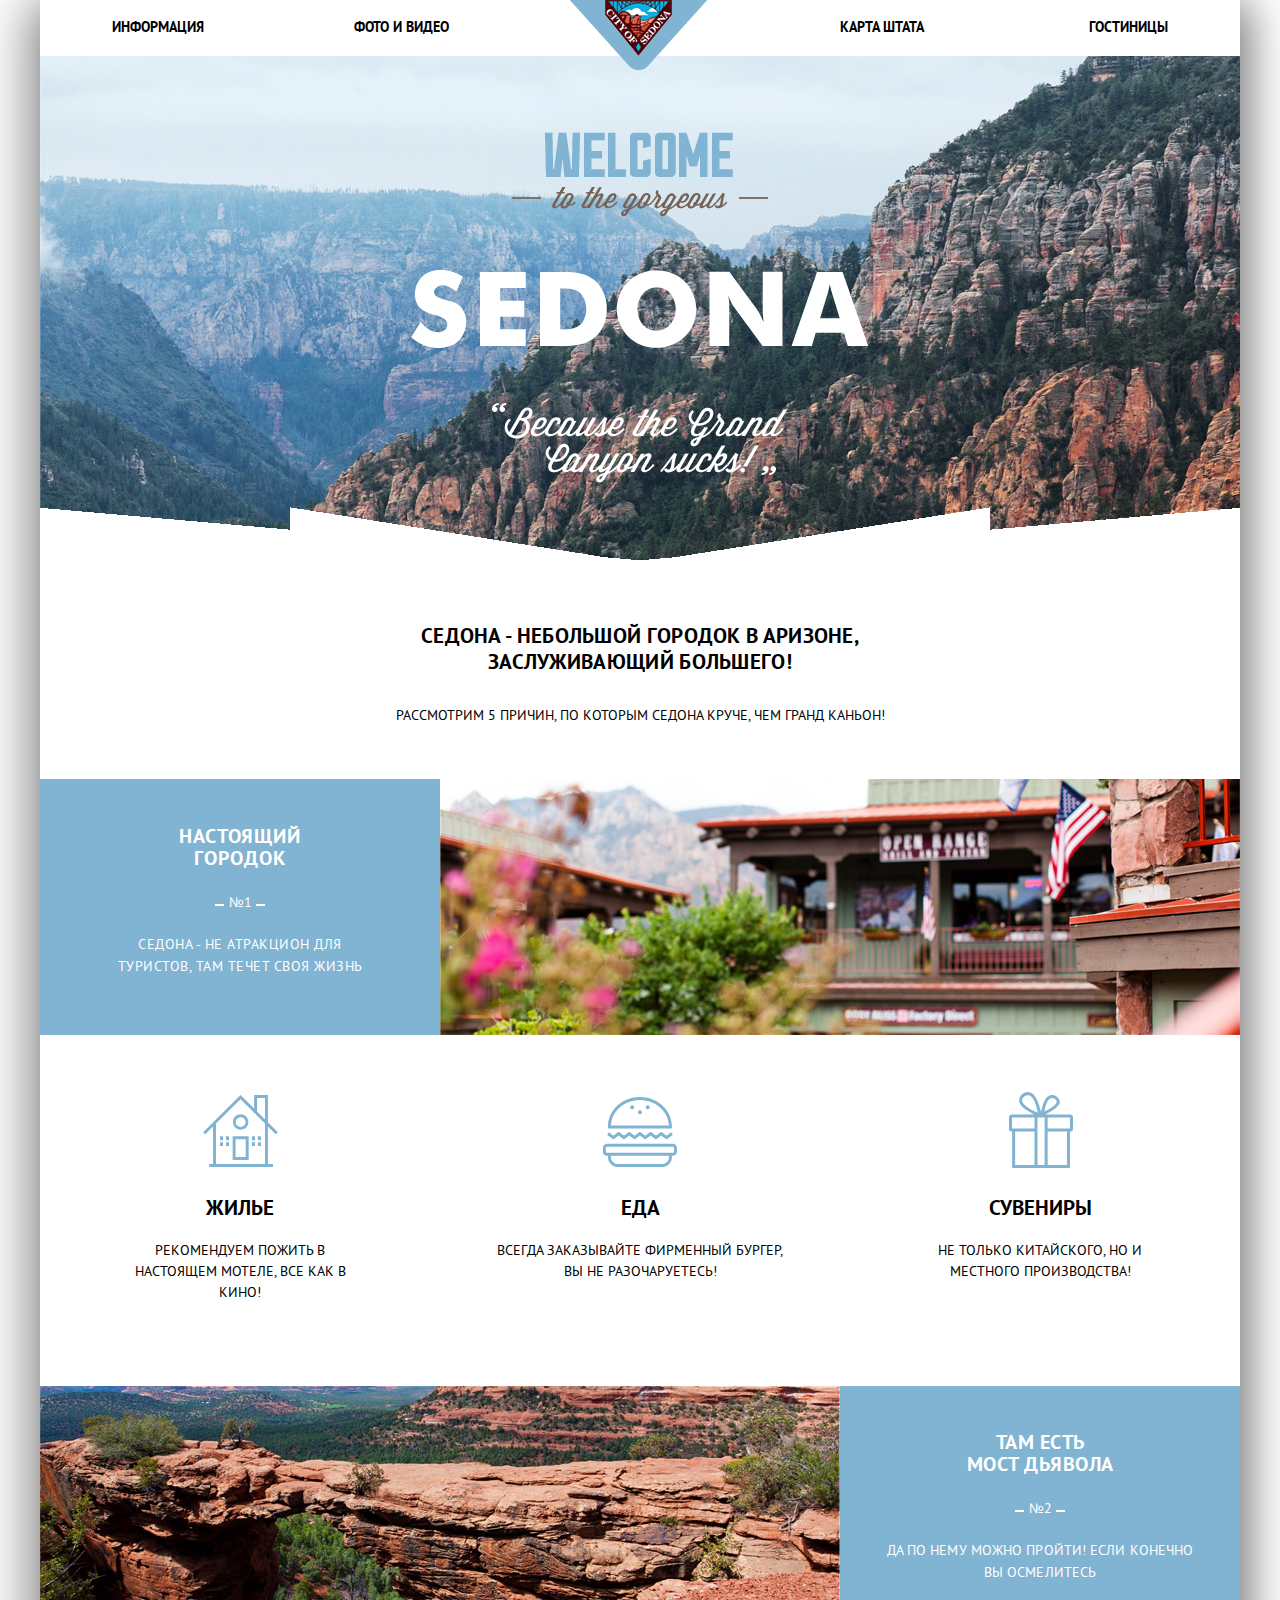
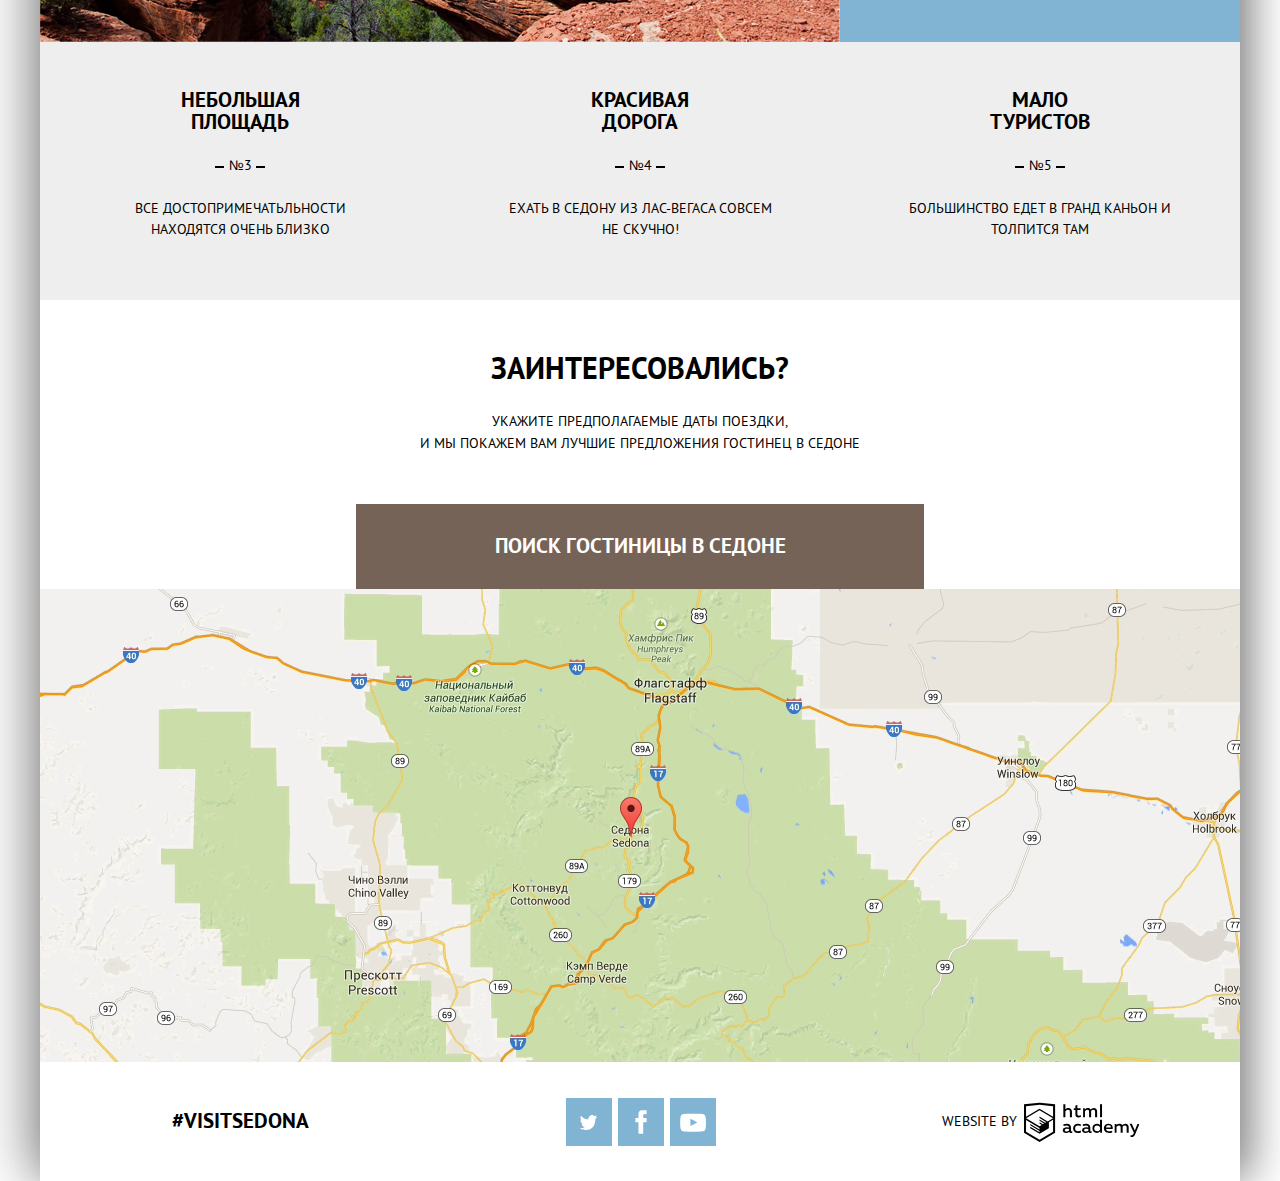
<file: index.min.html>
<!DOCTYPE html><html lang="en"><head><meta charset="UTF-8"><title>Кулешов А.В.: SEDONA</title><link rel="stylesheet" type="text/css" href="css/normalize.css"><link rel="stylesheet" href="css/style.min.css"></head><body><div class="container index-page"><header><h1 class="visually-hidden">Навигация по сайту</h1><ul class="header-navigation"><li><a href="https://vk.com/kuleshovaleksei">Информация</a></li><li><a href="#">Фото и видео</a></li><li><a class="logo-sedona"></a></li><li><a href="#">Карта штата</a></li><li><a href="hotels.html">Гостиницы</a></li></ul></header><main><section class="hello-sedona"><h1 class="visually-hidden">Виды гор Sedona</h1><ul class="hello-sedona-letter"><li><span class="visually-hidden">Welcom</span></li><li><span class="visually-hidden">to the gorgeous</span></li><li><span class="visually-hidden">Sedona</span></li><li><span class="visually-hidden">"Because the Grand Canyon sucks!"</span></li></ul><div class="gradient-back-first"><div class="gradient-back-two"></div></div><div class="back"><h3>Седона - небольшой городок в аризоне, заслуживающий большего!</h3><p>Рассмотрим 5 причин, по которым седона круче, чем гранд каньон!</p></div></section><section><h2 class="visually-hidden">Необходимое для туристов</h2><ul class="insity"><li class="insity-section"><ul class="insity-one-block"><li>Настоящий городок</li><li>№1</li><li>Седона - не атракцион для туристов, там течет своя жизнь</li></ul><div class="insity-two-block"><img src="img/sity.jpg" width="800" height="256" alt="Вид города"></div></li><li class="insity-convenience"><h3>Жилье</h3><p class="convenience-one">Рекомендуем пожить в настоящем мотеле, все как в кино!</p></li><li class="insity-convenience"><h3>Еда</h3><p class="convenience-two">Всегда заказывайте фирменный бургер, вы не разочаруетесь!</p></li><li class="insity-convenience"><h3>Сувениры</h3><p class="convenience-tree">Не только китайского, но и местного производства!</p></li></ul><ul class="inthesity"><li class="inthesity-section"><div class="inthesity-two-block"><img src="img/mountain.jpg" width="800" height="256" alt="Вид гор"></div><ul class="inthesity-one-block"><li>Там есть<br>мост дьявола</li><li>№2</li><li>Да по нему можно пройти! Если конечно вы осмелитесь</li></ul></li><li class="inthesity-convenience"><ul class="inthesity-block"><li>Небольшая площадь</li><li class="inthesity-number">№3</li><li>Все достопримечатьльности находятся очень близко</li></ul></li><li class="inthesity-convenience"><ul class="inthesity-block"><li>Красивая дорога</li><li class="inthesity-number">№4</li><li>Ехать в седону из лас-вегаса совсем не скучно!</li></ul></li><li class="inthesity-convenience"><ul class="inthesity-block"><li>Мало туристов</li><li class="inthesity-number">№5</li><li>Большинство едет в гранд каньон и толпится там</li></ul></li></ul></section><section class="to-an-order-form"><h2 class="visually-hidden">Посик и расположение на карте</h2><h3>Заинтересовались?</h3><p>Укажите предполагаемые даты поездки,<br>и мы покажем вам лучшие предложения гостинец в седоне</p><div class="place"><button class="to-an-order-form-button">Поиск гостиницы в седоне</button><div class="modal form-sedona-order"><h1 class="visually-hidden">Форма поиска гостиницы</h1><form action="https://echo.htmlacademy.ru" method="post"><p><label class="form-label" for="arrival-id">Дата заезда: <svg class="input-svg" xmlns="http://www.w3.org/2000/svg" width="22px" height="22px" viewBox="0 0 21 22"><g><path fill="#cacaca" d="M19.251,2.025h-2.845V0.648c0-0.381-0.294-0.689-0.656-0.689c-0.363,0-0.656,0.308-0.656,0.689v1.377h-3.938V0.648 c0-0.381-0.294-0.689-0.655-0.689c-0.363,0-0.657,0.308-0.657,0.689v1.377H5.906V0.648c0-0.381-0.294-0.689-0.656-0.689 									c-0.363,0-0.657,0.308-0.657,0.689v1.377H1.75C0.784,2.025,0,2.847,0,3.862v16.302C0,21.179,0.784,22,1.75,22h17.501										C20.217,22,21,21.179,21,20.164V3.862C21,2.847,20.217,2.025,19.251,2.025z M19.688,20.164c0,0.253-0.195,0.459-0.437,0.459H1.75		c-0.241,0-0.438-0.206-0.438-0.459V3.862c0-0.253,0.196-0.459,0.438-0.459h2.844v1.378c0,0.381,0.294,0.689,0.657,0.689		c0.362,0,0.656-0.308,0.656-0.689V3.403h3.938v1.378c0,0.381,0.294,0.689,0.657,0.689c0.361,0,0.655-0.308,0.655-0.689V3.403h3.938		v1.378c0,0.381,0.293,0.689,0.656,0.689c0.362,0,0.656-0.308,0.656-0.689V3.403h2.845c0.241,0,0.437,0.206,0.437,0.459V20.164z"/><rect x="4.594" y="8.225" fill="#cacaca" width="2.625" height="2.066"/><rect x="4.594" y="11.668" fill="#cacaca" width="2.625" height="2.067"/><rect x="4.594" y="15.112" fill="#cacaca" width="2.625" height="2.066"/><rect x="9.188" y="15.112" fill="#cacaca" width="2.625" height="2.066"/><rect x="9.188" y="11.668" fill="#cacaca" width="2.625" height="2.067"/><rect x="9.188" y="8.225" fill="#cacaca" width="2.625" height="2.066"/><rect x="13.781" y="15.112" fill="#cacaca" width="2.625" height="2.066"/><rect x="13.781" y="11.668" fill="#cacaca" width="2.625" height="2.067"/><rect x="13.781" y="8.225" fill="#cacaca" width="2.625" height="2.066"/></g></svg></label> <input class="form-input form-input-in" type="text" name="arrival" placeholder="24 апреля 2018" id="arrival-id"></p><p><label class="form-label" for="departure-id">Дата выезда: <svg class="input-svg" xmlns="http://www.w3.org/2000/svg" width="22px" height="22px" viewBox="0 0 21 22"><g><path fill="#cacaca" d="M19.251,2.025h-2.845V0.648c0-0.381-0.294-0.689-0.656-0.689c-0.363,0-0.656,0.308-0.656,0.689v1.377h-3.938V0.648 c0-0.381-0.294-0.689-0.655-0.689c-0.363,0-0.657,0.308-0.657,0.689v1.377H5.906V0.648c0-0.381-0.294-0.689-0.656-0.689 									c-0.363,0-0.657,0.308-0.657,0.689v1.377H1.75C0.784,2.025,0,2.847,0,3.862v16.302C0,21.179,0.784,22,1.75,22h17.501										C20.217,22,21,21.179,21,20.164V3.862C21,2.847,20.217,2.025,19.251,2.025z M19.688,20.164c0,0.253-0.195,0.459-0.437,0.459H1.75		c-0.241,0-0.438-0.206-0.438-0.459V3.862c0-0.253,0.196-0.459,0.438-0.459h2.844v1.378c0,0.381,0.294,0.689,0.657,0.689		c0.362,0,0.656-0.308,0.656-0.689V3.403h3.938v1.378c0,0.381,0.294,0.689,0.657,0.689c0.361,0,0.655-0.308,0.655-0.689V3.403h3.938		v1.378c0,0.381,0.293,0.689,0.656,0.689c0.362,0,0.656-0.308,0.656-0.689V3.403h2.845c0.241,0,0.437,0.206,0.437,0.459V20.164z"/><rect x="4.594" y="8.225" fill="#cacaca" width="2.625" height="2.066"/><rect x="4.594" y="11.668" fill="#cacaca" width="2.625" height="2.067"/><rect x="4.594" y="15.112" fill="#cacaca" width="2.625" height="2.066"/><rect x="9.188" y="15.112" fill="#cacaca" width="2.625" height="2.066"/><rect x="9.188" y="11.668" fill="#cacaca" width="2.625" height="2.067"/><rect x="9.188" y="8.225" fill="#cacaca" width="2.625" height="2.066"/><rect x="13.781" y="15.112" fill="#cacaca" width="2.625" height="2.066"/><rect x="13.781" y="11.668" fill="#cacaca" width="2.625" height="2.067"/><rect x="13.781" y="8.225" fill="#cacaca" width="2.625" height="2.066"/></g></svg></label> <input class="form-input form-input-out" type="text" name="departure" placeholder="1 мая 2018" id="departure-id"></p><div class="counter"><p><label class="form-label" for="adults-id">Взрослые:</label> <span class="counter-button"><button type="button" class="left"></button> <input class="counter-css field fieldCount" type="text" name="adults" value="1" data-min="1" data-max="20" id="adults-id"> <button type="button" class="right"></button></span></p><p class="form-label-kids"><label class="form-label" for="kids-id">Дети:</label> <span class="counter-button"><button type="button" class="left"></button> <input class="counter-css field fieldCount" type="text" name="kids" value="0" data-min="0" data-max="30" id="kids-id"> <button type="button" class="right"></button></span></p></div><button class="form-button">Найти</button></form></div></div><div class="map-sedona"><iframe src="https://www.google.com/maps/embed?pb=!1m18!1m12!1m3!1d26192.595046826387!2d-111.81265017009605!3d34.85435832354933!2m3!1f0!2f0!3f0!3m2!1i1024!2i768!4f13.1!3m3!1m2!1s0x872da132f942b00d%3A0x5548c523fa6c8efd!2z0KHQtdC00L7QvdCwLCDQkNGA0LjQt9C-0L3QsCA4NjMzNiwg0KHQqNCQ!5e0!3m2!1sru!2sru!4v1524673575149" width="1200" height="473" frameborder="0" style="border:0" allowfullscreen></iframe></div></section></main><footer class="footer-sedona"><h1 class="visually-hidden">Мы в соцсетях</h1><h3>#Visitsedona</h3><ul class="footer-center"><li><a class="social-button" href="#"><span class="visually-hidden">Twitter</span> <svg xmlns="http://www.w3.org/2000/svg" width="17px" height="15px" viewBox="0 0 17 15"><g><g><path fill="#FFFFFF" d="M10.95,0.144c1.685-0.496,2.984,0.27,3.577,1.179c0.673-0.231,1.331-0.481,2.011-0.708
								c-0.004,0.861-0.522,1.513-0.857,1.768c0.685,0.17,1.304-0.491,1.304-0.491c-0.169,1-1.006,1.788-1.563,2.024
								c-0.231,6.75-3.175,11.217-10.077,11.082c-0.522,0,0.075,0-0.446,0c-0.41,0-4.164-0.46-4.898-1.887
								c2.271,0.196,3.893-0.422,4.693-1.177c-0.96-0.3-2.679-0.477-2.979-2.95C2.064,9.09,2.279,9.212,2.905,9.103
								C1.705,8.247,0.374,7.53,0.448,5.33c0.285,0.328,1.067,0.536,1.34,0.472c-0.703-0.241-1.97-3.36-0.894-4.952
								c1.818,1.854,3.735,3.606,7.152,3.773C8.254,2.33,9.183,0.793,10.95,0.144z"/></g></g></svg></a></li><li><a class="social-button" href="#"><span class="visually-hidden">Facebook</span> <svg xmlns="http://www.w3.org/2000/svg" width="32px" height="64px" viewBox="0 0 2048 2048"><path fill="#fff" d="M680.532 762.667l180.266 0 0 -229.334c0,-0.700394 0.0448819,-1.39016 0.132284,-2.06693 3.71457,-70.48 17.9599,-134.177 50.7945,-180.936 34.0571,-48.502 87.0095,-78.3319 167.06,-78.3319l288.683 0c8.83583,0 16.0004,7.16457 16.0004,16.0004l0 231.157c0,8.83583 -7.16457,16.0004 -16.0004,16.0004l-113.958 0c-29.3941,0 -51.4489,4.50237 -65.7556,16.3169l-10.187 -12.3118 10.187 12.3378c-0.309449,0.255118 -0.625985,0.494882 -0.947245,0.724016 -13.2614,11.5039 -20.7366,30.8386 -22.3618,60.7382l0.022441 0 0 149.705 203 0c8.83583,0 16.0004,7.16457 16.0004,16.0004l0 245.333c0,8.83583 -7.16457,16.0004 -16.0004,16.0004l-203 0 0 720.001c0,8.83583 -7.16457,16.0004 -16.0004,16.0004l-271.669 0c-8.83583,0 -16.0004,-7.16457 -16.0004,-16.0004l0 -720.001 -180.266 0c-8.83583,0 -16.0004,-7.16457 -16.0004,-16.0004l0 -245.333c0,-8.83583 7.16457,-16.0004 16.0004,-16.0004z"/></svg></a></li><li><a class="social-button" href="#"><span class="visually-hidden">YouTube</span> <svg xmlns="http://www.w3.org/2000/svg" width="28px" height="26px" viewBox="0 0 512 512"><path fill="#fff" d="M260.4,449c-57.1-1.8-111.4-3.2-165.7-5.3c-11.7-0.5-23.6-2.3-35-5c-21.4-5-36.2-17.9-43.8-39c-6.1-17-8.3-34.5-9.9-52.3   C2.5,305.6,2.5,263.8,4.2,222c1-23.6,1.6-47.4,7.9-70.3c3.8-13.7,8.4-27.1,19.5-37c11.7-10.5,25.4-16.8,41-17.5   c42.8-2.1,85.5-4.7,128.3-5.1c57.6-0.6,115.3,0.2,172.9,1.3c24.9,0.5,50,1.8,74.7,5c22.6,3,39.5,15.6,48.5,37.6   c6.9,16.9,9.5,34.6,11,52.6c3.9,45.1,4,90.2,1.8,135.3c-1.1,22.9-2.2,45.9-8.7,68.2c-7.4,25.6-23.1,42.5-49.3,48.3   c-10.2,2.2-20.8,3-31.2,3.4C366.2,445.7,311.9,447.4,260.4,449z M205.1,335.3c45.6-23.6,90.7-47,136.7-70.9   c-45.9-24-91-47.5-136.7-71.4C205.1,240.7,205.1,287.6,205.1,335.3z"/></svg></a></li></ul><ul class="footer-right"><li>Website by</li><li><a class="social-academy" href="https://htmlacademy.ru/profile/kuleshovaleksei"><span class="visually-hidden">Разработано в секретном бюро Санкт-Петербурга по адресу: Литейный 50 ! : )</span> <svg id="Layer_1" data-name="Layer 1" xmlns="http://www.w3.org/2000/svg" width="115px" height="41px" viewBox="0 0 113 39"><path d="M401.93,351.51a2.07,2.07,0,0,0,.58-0.11v1.4a3.41,3.41,0,0,1-1.24.22,1.75,1.75,0,0,1-1.75-1,5.08,5.08,0,0,1-3.3,1.13c-1.59,0-3.06-.87-3.06-2.68,0-2.24,2.08-2.93,3.9-2.93a11.63,11.63,0,0,1,2.28.26v-0.31c0-1.09-.8-1.86-2.3-1.86a7.79,7.79,0,0,0-3.15.67v-1.79a10.72,10.72,0,0,1,3.35-.58c2.48,0,4,1.18,4,3.83v3.14A0.57,0.57,0,0,0,401.93,351.51Zm-6.76-1.19a1.42,1.42,0,0,0,1.64,1.29,3.56,3.56,0,0,0,2.53-1V349.1a10.21,10.21,0,0,0-1.9-.22C396.34,348.89,395.17,349.23,395.17,350.33Z" transform="translate(-355.09 -323.29)" fill="#000"/><path d="M408.15,343.91a5.29,5.29,0,0,1,2.7.67v1.79a4.28,4.28,0,0,0-2.42-.73,2.89,2.89,0,1,0,0,5.76,5.26,5.26,0,0,0,2.55-.67v1.8a6.58,6.58,0,0,1-2.9.6,4.42,4.42,0,0,1-4.72-4.54A4.54,4.54,0,0,1,408.15,343.91Z" transform="translate(-355.09 -323.29)" fill="#000"/><path d="M420.93,351.51a2.07,2.07,0,0,0,.58-0.11v1.4a3.41,3.41,0,0,1-1.24.22,1.75,1.75,0,0,1-1.75-1,5.08,5.08,0,0,1-3.3,1.13c-1.59,0-3.06-.87-3.06-2.68,0-2.24,2.08-2.93,3.9-2.93a11.63,11.63,0,0,1,2.28.26v-0.31c0-1.09-.8-1.86-2.3-1.86a7.79,7.79,0,0,0-3.15.67v-1.79a10.72,10.72,0,0,1,3.35-.58c2.48,0,4,1.18,4,3.83v3.14A0.57,0.57,0,0,0,420.93,351.51Zm-6.76-1.19a1.42,1.42,0,0,0,1.64,1.29,3.56,3.56,0,0,0,2.53-1V349.1a10.21,10.21,0,0,0-1.9-.22C415.33,348.89,414.17,349.23,414.17,350.33Z" transform="translate(-355.09 -323.29)" fill="#000"/><path d="M431.76,340.14V352.9H430v-1.39a4.07,4.07,0,0,1-3.35,1.62,4.62,4.62,0,0,1,0-9.22,4,4,0,0,1,3.15,1.37v-5.14h2ZM427,345.62a2.9,2.9,0,0,0,0,5.8,3,3,0,0,0,2.79-1.84v-2.13A3.06,3.06,0,0,0,427,345.62Z" transform="translate(-355.09 -323.29)" fill="#000"/><path d="M438.08,343.91c3.48,0,4.68,2.81,4.12,5.34h-6.58c0.22,1.57,1.75,2.22,3.35,2.22a6.41,6.41,0,0,0,2.77-.62v1.68a7.5,7.5,0,0,1-3.14.6c-2.68,0-5-1.53-5-4.61A4.39,4.39,0,0,1,438.08,343.91Zm0.09,1.62a2.39,2.39,0,0,0-2.57,2.26h4.85A2.06,2.06,0,0,0,438.17,345.53Z" transform="translate(-355.09 -323.29)" fill="#000"/><path d="M444.19,352.9v-8.75h1.73v1.09a4,4,0,0,1,2.92-1.33,3,3,0,0,1,2.73,1.4,4.33,4.33,0,0,1,3.06-1.4,3.21,3.21,0,0,1,3.32,3.52v5.47h-2v-5.41a1.67,1.67,0,0,0-1.73-1.84,2.94,2.94,0,0,0-2.17,1.18c0,0.2,0,.4,0,0.6v5.47h-2v-5.41a1.67,1.67,0,0,0-1.73-1.84,3.11,3.11,0,0,0-2.32,1.35v5.91h-2Z" transform="translate(-355.09 -323.29)" fill="#000"/><path d="M466.56,344.15h2l-4.1,9.93c-0.95,2.28-2.19,3-3.52,3a5,5,0,0,1-1.15-.15v-1.66a3,3,0,0,0,.89.13c0.95,0,1.66-.67,2.17-2l0.18-.44-4.16-8.82H461l3,6.6Z" transform="translate(-355.09 -323.29)" fill="#000"/><path d="M395.75,324.82v5a4,4,0,0,1,2.83-1.2,3.41,3.41,0,0,1,3.61,3.57v5.41h-2v-5.16a1.9,1.9,0,0,0-2-2.1,3.08,3.08,0,0,0-2.44,1.46v5.8h-2V324.82h2Z" transform="translate(-355.09 -323.29)" fill="#000"/><path d="M407.52,325.71v3.12h3.17v1.71h-3.17v4c0,1.15.53,1.53,1.66,1.53a4.71,4.71,0,0,0,1.77-.35v1.68a7.14,7.14,0,0,1-2.35.38,2.68,2.68,0,0,1-3-2.88v-4.38H404v-1.71h1.57v-2.64Z" transform="translate(-355.09 -323.29)" fill="#000"/><path d="M413.19,337.58v-8.75h1.73v1.09a4,4,0,0,1,2.92-1.33,3,3,0,0,1,2.73,1.4,4.33,4.33,0,0,1,3.06-1.4,3.21,3.21,0,0,1,3.32,3.52v5.47h-2v-5.41a1.67,1.67,0,0,0-1.73-1.84,2.94,2.94,0,0,0-2.17,1.18c0,0.2,0,.4,0,0.6v5.47h-2v-5.41a1.67,1.67,0,0,0-1.73-1.84,3.11,3.11,0,0,0-2.32,1.35v5.91h-2Z" transform="translate(-355.09 -323.29)" fill="#000"/><rect x="74.72" y="1.52" width="1.95" height="12.76" fill="#000"/><path d="M370.53,323.31l-0.16,0-15.28,1.6v28L370.37,362l15.28-9.09v-28Zm13.12,28.45-13.28,7.9-13.28-7.9V340.28l13.22,7.87,0,1.43-9.07-5.4v1.38l9.11,5.47,0,1.46-9.1-5.42v1.38l9.11,5.47h0l9.19-5.5v-1.39h0v-4.52l4.1-2.45v11.67Zm0-13.16L380,340.74h0l-1.68,1-8-4.76v1.38l6.84,4.07-0.06,0-0.15.09-1,.57-5.64-3.36v1.38l4.45,2.65-1.05.7,0,0-3.36-2v1.38l2.21,1.3-2.25,1.35-13.16-7.82,13.17-7.92h0Zm0-1.39-13.35-7.87h0l-13.2,7.86v-10.5l13.28-1.39,13.28,1.39v10.51Z" transform="translate(-355.09 -323.29)" fill="#000"/></svg></a></li></ul></footer></div><div class="modal modal-overlay"></div><script src="js/popup-sedona.min.js"></script></body></html>
</file>
<file: css/style.min.css>
@font-face{font-family:PT Sans;font-weight:400;src:url(../fonts/ptsans.woff) format("woff"),url(../fonts/ptsans.woff2) format("woff2")}@font-face{font-family:PT Sans Bold;font-weight:800;src:url(../fonts/ptsansbold.woff) format("woff"),url(../fonts/ptsansbold.woff2) format("woff2")}body{font-family:PT Sans,Arial,sans-serif;font-size:14px;font-weight:400;line-height:26px;min-width:1200px;min-height:935px;margin:0;padding:0;color:#000;background-color:#fff}.visually-hidden:not(:focus):not(:active),input[type=checkbox].visually-hidden,input[type=radio].visually-hidden{position:absolute;width:1px;height:1px;margin:-1px;border:0;padding:0;white-space:nowrap;clip-path:inset(100%);clip:rect(0 0 0 0);overflow:hidden}.container{width:1200px;margin:0 auto;box-shadow:-15px 0 50px -3px rgba(50,50,50,.5),15px 0 40px -3px rgba(50,50,50,.5)}.index-page{background-image:url(../img/nature.jpg);background-repeat:no-repeat}.header-navigation{display:flex;flex-wrap:wrap;justify-content:space-between;margin:0;padding:0;padding:14px 62px 16px;list-style:none;text-transform:uppercase;background-color:#fff}.header-navigation li:nth-child(2n){margin-left:20px}.header-navigation li:nth-child(3n){position:relative;margin-right:130px}.logo-sedona{position:absolute;top:-14px;background-image:url(../img/logo.png);background-repeat:no-repeat;width:138px;height:70px}.header-navigation li:nth-child(4n){margin-right:35px}.header-navigation a{text-decoration:none;color:#000;font-family:PT Sans Bold,Arial,sans-serif;font-size:14px;line-height:26px;padding:17px 10px 20px}.header-navigation a:focus:not(.logo-sedona),.header-navigation a:hover:not(.logo-sedona){background-color:rgba(0,0,0,.5)}.hello-sedona-letter{width:465px;margin:76px auto 12px;padding:0;list-style:none}.hello-sedona-letter li:first-child{width:190px;height:45px;margin:0 auto;background-image:url(../img/welcome.png);background-repeat:no-repeat}.hello-sedona-letter li:nth-child(2){position:relative;width:176px;height:30px;margin-top:10px;margin-left:auto;margin-right:auto;padding-left:40px;padding-right:40px;vertical-align:middle;background-image:url(../img/gorgeous.png);background-repeat:no-repeat;background-position-x:40px}.hello-sedona-letter li:nth-child(2):after,.hello-sedona-letter li:nth-child(2):before{position:absolute;width:29px;height:2px;content:"";background-color:#817269}.hello-sedona-letter li:nth-child(2):before{top:10px;left:0}.hello-sedona-letter li:nth-child(2):after{top:10px;right:0}.hello-sedona-letter li:nth-child(3){width:458px;height:78px;margin-top:53px;background-image:url(../img/sedona-life.png)}.hello-sedona-letter li:last-child,.hello-sedona-letter li:nth-child(3){margin-left:auto;margin-right:auto;background-repeat:no-repeat;background-position:0 0}.hello-sedona-letter li:last-child{width:296px;height:80px;margin-top:55px;background-image:url(../img/because-the.png)}.gradient-back-first{width:1200px;height:67px;background-image:linear-gradient(-5deg,#fff 54px,transparent 0),linear-gradient(5deg,#fff 54px,transparent 0);background-repeat:no-repeat}.gradient-back-two{margin-left:auto;margin-right:auto;width:700px;height:67px;background-image:linear-gradient(-9deg,#fff 54px,transparent 0),linear-gradient(9deg,#fff 54px,transparent 0);background-repeat:no-repeat}.back{background-color:#fff;margin:0;padding:1px;padding-bottom:37px;text-align:center}.back h3{width:443px;margin:0;margin-top:60px;margin-left:auto;margin-right:auto;font-family:PT Sans Bold;font-size:21px;letter-spacing:.3px}.back h3,.back p{text-transform:uppercase}.back p{margin-top:27px}.insity,.inthesity{display:flex;flex-wrap:wrap;justify-content:space-between;margin:0;padding:0;list-style:none}.insity-section,.inthesity-section{display:flex}.insity-one-block,.inthesity-one-block{width:400px;margin:0;padding:0;text-align:center;list-style:none;background-color:#81b3d2}.insity-one-block li:first-child,.inthesity-one-block li:first-child{font-family:PT Sans Bold;font-size:20px;line-height:22px;text-transform:uppercase;letter-spacing:.9px;color:#fff;width:126px;margin-top:46px;margin-left:auto;margin-right:auto}.inthesity-one-block li:first-child{width:159px;margin-top:45px;letter-spacing:.5px}.insity-one-block li:nth-child(2),.inthesity-one-block li:nth-child(2){position:relative;width:22px;margin-top:20px;margin-left:auto;margin-right:auto;padding-left:14px;padding-right:14px;color:#fff}.insity-one-block li:nth-child(2):after,.insity-one-block li:nth-child(2):before,.inthesity-one-block li:nth-child(2):after,.inthesity-one-block li:nth-child(2):before{position:absolute;width:9px;height:2px;content:"";background-color:#fff}.insity-one-block li:nth-child(2):before,.inthesity-one-block li:nth-child(2):before{left:0;top:15px}.insity-one-block li:nth-child(2):after,.inthesity-one-block li:nth-child(2):after{right:0;top:15px}.insity-one-block li:last-child,.inthesity-one-block li:last-child{font-family:PT Sans;line-height:22px;text-transform:uppercase;letter-spacing:.5px;color:#fff;width:282px;margin-top:18px;margin-left:auto;margin-right:auto}.inthesity-one-block li:last-child{width:318px;letter-spacing:.1px}.insity-two-block,.inthesity-two-block{width:800px;height:256px}.insity-convenience,.inthesity-convenience{width:400px;text-align:center}.inthesity-block{margin:0;padding:0;list-style:none;background-color:#eee}.insity-convenience h3,.inthesity-block li:first-child{font-family:PT Sans Bold;font-size:21px;text-transform:uppercase;margin-top:160px;margin-bottom:19px}.inthesity-block li:first-child{line-height:22px;width:124px;margin:0 auto 19px;padding-top:47px}.inthesity-number{display:block;position:relative;width:22px;margin:0;margin-left:auto;margin-right:auto;padding:0;padding-left:14px;padding-right:14px}.inthesity-number:after,.inthesity-number:before{position:absolute;width:9px;height:2px;content:"";background-color:#000}.inthesity-number:before{top:14px;left:0}.inthesity-number:after{top:14px;right:0}.insity-convenience p,.inthesity-block li:last-child{font-family:PT Sans;text-transform:uppercase;line-height:21px;margin:0;margin-left:auto;margin-right:auto;padding-bottom:83px}.inthesity-block li:last-child{width:265px;margin-top:20px;padding-bottom:60px}.convenience-one{position:relative;width:254px}.convenience-one:before{position:absolute;top:-145px;left:90px;content:url(../img/icon-1.svg);width:75px;height:72px}.convenience-two{position:relative;width:286px}.convenience-two:before{position:absolute;top:-143px;left:105px;content:url(../img/icon-2.svg);width:75px;height:72px}.convenience-tree{position:relative;width:274px}.convenience-tree:before{position:absolute;top:-148px;left:100px;content:url(../img/icon-3.svg);width:75px;height:72px}.to-an-order-form{text-align:center;padding-top:25px}.to-an-order-form h3{font-family:PT Sans Bold;font-size:30px;text-transform:uppercase}.to-an-order-form p{display:block;width:447px;margin:0;margin-left:auto;margin-right:auto;padding:0;font-family:PT Sans;font-size:14px;line-height:21.5px;text-transform:uppercase}.to-an-order-form .to-an-order-form-button{width:568px;font-family:PT Sans Bold;font-weight:900;font-size:21px;text-transform:uppercase;color:#fff;margin-top:50px;padding-top:30px;padding-bottom:31px;border:none;background-color:#766357;cursor:pointer}.to-an-order-form-button:focus,.to-an-order-form-button:hover{background-color:#604e43}.to-an-order-form-button:active{background-color:#503e33}.place{position:relative;width:568px;margin-left:auto;margin-right:auto}@keyframes a{0%,to{transform:translateX(0)}10%,30%,50%,70%,90%{transform:translateX(-10px)}20%,40%,60%,80%{transform:translateX(10px)}}.modal{display:none}.form-sedona-order{position:absolute;top:135px;left:0;width:568px;height:395px;margin:0;padding:56px 56px 55px;box-sizing:border-box;box-shadow:0 0 50px 0 rgba(50,50,50,.5);background-color:hsla(0,0%,100%,.9);z-index:2}.modal-overlay{position:fixed;top:0;left:0;width:100%;height:100%;background:rgba(0,0,0,.2);z-index:1}.modal-show{display:block}.modal-error{animation:a .6s}.form-sedona-order p{display:flex;position:relative;justify-content:space-between;margin:0;margin-bottom:30px;padding:0;width:458px}.form-label{display:flex;width:99px;margin-top:9px}.form-input,.form-label{font-family:PT Sans Bold;text-transform:uppercase}.form-input{width:346px;margin:0;padding:11px 39px 10px 12px;box-sizing:border-box;border:none;background-color:#f2f2f2}.input-svg{position:absolute;width:22px;height:22px;top:8px;right:10px}.form-input:hover{background-color:#ebebeb}.form-input:focus{background-color:transparent;outline:2px solid #eee}.input-svg:hover path,.input-svg:hover rect{fill:#000}.input-svg:active path,.input-svg:active rect,.input-svg:focus path,.input-svg:focus rect{fill:#bcd7e7}.form-input::-moz-placeholder,.form-input::-webkit-input-placeholder{color:#000}.counter{display:flex;flex-wrap:wrap;justify-content:space-between;box-sizing:border-box;width:458px}.counter p{width:226px}.counter .form-label-kids{width:178px}.form-label-kids .form-label{width:40px}.counter-button{display:flex;flex-wrap:wrap;justify-content:space-between;width:115px;background-color:#f2f2f2}.counter-button button{position:relative;padding:0;margin:0;width:29px;height:40px;background-color:transparent;border:none}.counter-button .left:after{position:absolute;top:19px;right:4px;content:"";width:12px;height:3px;background-color:#a9a9a9}.counter-button .left:focus:after,.counter-button .left:hover:after{background-color:#000}.counter-button .left:active:after{background-color:#81b3d2}.counter-button .right:after,.counter-button .right:before{position:absolute;top:19px;left:3px;content:"";width:11px;height:3px;background-color:#a9a9a9}.counter-button .right:after{transform:rotate(90deg)}.counter-button .right:focus:after,.counter-button .right:focus:before,.counter-button .right:hover:after,.counter-button .right:hover:before{background-color:#000}.counter-button .right:active:after,.counter-button .right:active:before{background-color:#81b3d2}.counter-button input{font-family:PT Sans Bold;margin:0;padding:0;padding:12px 13px 12px 14px;width:37px;box-sizing:border-box;background-color:transparent;border:none}.counter-css{width:30px}.form-button{width:100%;font-family:PT Sans Bold;font-weight:900;font-size:21px;text-transform:uppercase;color:#fff;margin-top:23px;padding-top:17px;padding-bottom:17px;border:none;background-color:#81b3d2;cursor:pointer}.form-button:focus,.form-button:hover{background-color:#669ec0}.form-button:active{background-color:#5496bd}.to-an-order-form .map-sedona{width:1200px;height:473px;background-color:#cbdda9;background-image:url(../img/map-sedona.jpg);background-repeat:no-repeat}.footer-sedona{display:flex;flex-wrap:wrap;justify-content:space-between;padding:36px 101px 30px 132px;background-color:hsla(0,0%,100%,.5)}.footer-sedona h3{font-family:PT Sans Bold;font-size:21px;text-transform:uppercase;margin:0;margin-top:10px;padding:0}.footer-center,.footer-right{display:flex;flex-wrap:wrap;justify-content:space-between;padding:0;margin:0;list-style:none}.footer-center{width:150px;margin-left:30px}.social-button{display:flex;align-items:center;justify-content:center;width:46px;height:48px;background-color:#81b3d2;text-decoration:none}.social-button:focus,.social-button:hover{background-color:#669ec0}.social-button:active{background-color:#5496bd;color:#5496bd}.social-button:active path{fill:#88b6d1}.footer-right{width:197px}.footer-right li:first-child{margin-top:10px;text-transform:uppercase}.footer-right li:last-child{margin-top:4px}.social-academy:focus path,.social-academy:focus rect,.social-academy:hover path,.social-academy:hover rect{fill:#669ec0}.social-academy:active path,.social-academy:active rect{fill:#bdbbbc}.hotels-page{background-image:url(../img/filter-form.jpg);background-repeat:no-repeat;background-position:0 0;font-family:PT Sans;text-transform:uppercase}.filter-hotels-sedona{display:flex;flex-wrap:wrap}.filter-hotels-sedona fieldset{border:none;padding:0;margin:0}.filter-hotels-sedona fieldset:last-of-type{margin-left:172px}.filter-hotels-sedona-one-block legend,.filter-hotels-sedona-three-block legend,.filter-hotels-sedona-two-block legend{font-family:PT Sans Bold;text-transform:uppercase;color:#fff;letter-spacing:1.3px}.filter-hotels-sedona-one-block,.filter-hotels-sedona-three-block,.filter-hotels-sedona-two-block{width:319px;color:#fff}.filter-hotels-sedona-one-block legend{margin-top:24px;margin-left:74px}.filter-hotels-sedona-two-block legend{margin-top:25px;margin-left:8px}.filter-hotels-sedona-three-block legend{margin-top:25px;margin-left:2px}.filter-housing li:not(:last-child),.filter-infrastructure li:not(:last-child){margin-bottom:20px}.filter-input-checkbox+label{display:block;position:relative;cursor:pointer;margin-top:4px;margin-left:39px}.filter-input-checkbox+label:before{position:absolute;top:4px;left:-40px;content:url(../img/checkbox-off.svg);width:26px;height:23px}.filter-input-checkbox:checked~label:before{position:absolute;top:4px;left:-40px;content:url(../img/checkbox-on.svg);width:26px;height:23px}.filter-input-checkbox:focus+label,.filter-input-checkbox:hover+label{color:rgba(0,0,0,.8)}.filter-input-checkbox:active+label{color:rgba(0,0,0,.5)}input[type=checkbox]:disabled+label{opacity:.25}.filter-hotels-sedona-three-block{margin-left:30px}.filter-housing,.filter-infrastructure,.filter-search-hotels{margin:0;padding:0;padding-top:15px;padding-left:72px;list-style:none}.filter-search-hotels{padding-top:8px;padding-left:0}.filter-housing{padding-top:14px;padding-left:10px}.price-controls{display:flex;position:relative;width:318px;box-sizing:border-box;border:2px solid #fff;border-radius:5px}.price-controls:before{position:absolute;top:4px;left:157px;content:"";width:2px;height:22px;background-color:#fff}.max-price,.min-price{width:157px;border:none;background:transparent;box-sizing:border-box;text-transform:uppercase;color:#fff;text-align:center;padding-top:5px;padding-bottom:11px}.scale{width:317px;height:2px;margin-top:20px;background-color:hsla(0,0%,100%,.3)}.bar{width:248px;height:2px;margin-left:12px;background-color:#fff;opacity:1}.range-controls{position:relative}.toggle{position:absolute;top:-9px;width:20px;height:20px;border:8px solid #fff;border-radius:50%;box-sizing:border-box}.toggle:last-of-type{margin-left:252px}.hotels-button{position:relative;left:1px;bottom:35px;margin:0;margin-left:895px;margin-top:-5px;padding:0;width:137px;height:36;padding-top:7px;padding-bottom:8px;border:2px solid #fff;border-radius:3px;background:transparent;text-transform:uppercase;color:#fff}.sorting-of-found{display:flex;flex-wrap:wrap;justify-content:space-between;background-color:#fff;padding-top:7px;padding-bottom:10px;border-bottom:1px solid #e5e5e5}.sorting-of-found h3{font-family:PT Sans Bold;font-size:21px;margin-left:72px}.sorting-price-according-rating{display:flex;flex-wrap:wrap;justify-content:space-between;width:405px;margin:0;margin-right:auto;padding:0;padding-top:23px;padding-left:49px;list-style:none;font-family:PT Sans;font-size:12px}.sorting-price-according-rating li:nth-child(2){margin-left:39px}.sorting-price-according-rating li:nth-child(3){margin-left:33px}.sorting-price-according-rating li:last-child{margin-left:32px;margin-right:auto}.current{color:#81b3d2}.active-sort{color:#d3d3d3;text-decoration:none;border-bottom:1px dotted #81b3d2}.active-sort:focus,.active-sort:hover{color:#81b3d2}.active-sort:active{color:#000}.up-down{display:flex;justify-content:space-between;width:34px;margin:0;margin-right:72px;padding:0;padding-top:23px;list-style:none}.up-down a:focus polygon,.up-down a:focus polyline,.up-down a:hover polygon,.up-down a:hover polyline{fill:#000}.up-down a:active polygon,.up-down a:active polyline{fill:#81b3d2}.hotel-cards{list-style:none}.card-reservation,.hotel-cards{display:flex;flex-wrap:wrap;margin:0;padding:0}.card-reservation{justify-content:space-between;width:1200px;padding-left:72px;background-color:#fff;border-bottom:1px solid #e5e5e5}.card-reservation img{width:135px;height:90px;margin-top:31px;margin-bottom:30px}.card-reservation-col{width:288px;margin:0;margin-right:auto;padding:0;padding-left:30px}.card-reservation h3{margin:0;margin-top:26px;padding:0;font-family:PT Sans Bold;font-size:21px}.reservation-title{width:180px;margin:0;margin-top:2px}.reservation-button,.reservation-title{display:flex;justify-content:space-between;padding:0;list-style:none}.reservation-button{width:258px;margin:0;margin-top:14px}.reservation-button button{font-family:PT Sans Bold;font-size:13px;letter-spacing:.9px;color:#fff;text-transform:uppercase;border:none;box-sizing:border-box;padding-top:5px;padding-bottom:5px}.buton-left{width:110px;background-color:#81b3d2}.button-right{width:142px;background-color:#766357}.rating-stars{margin:0;margin-top:31px;margin-right:71px;padding:0;list-style:none}.rating-stars>li{width:111px}.rating-stars>li:last-child{width:110px;background-color:#f2f2f2;text-align:center;color:#8b8b8b;margin-top:45px}.stars{display:flex;justify-content:flex-end;width:111px;margin:0;padding:0;list-style:none}.stars li{width:18px;height:18px;margin-left:6px;background-image:url(../img/stars-icon.svg);background-repeat:no-repeat;background-position:0 0}
</file>
